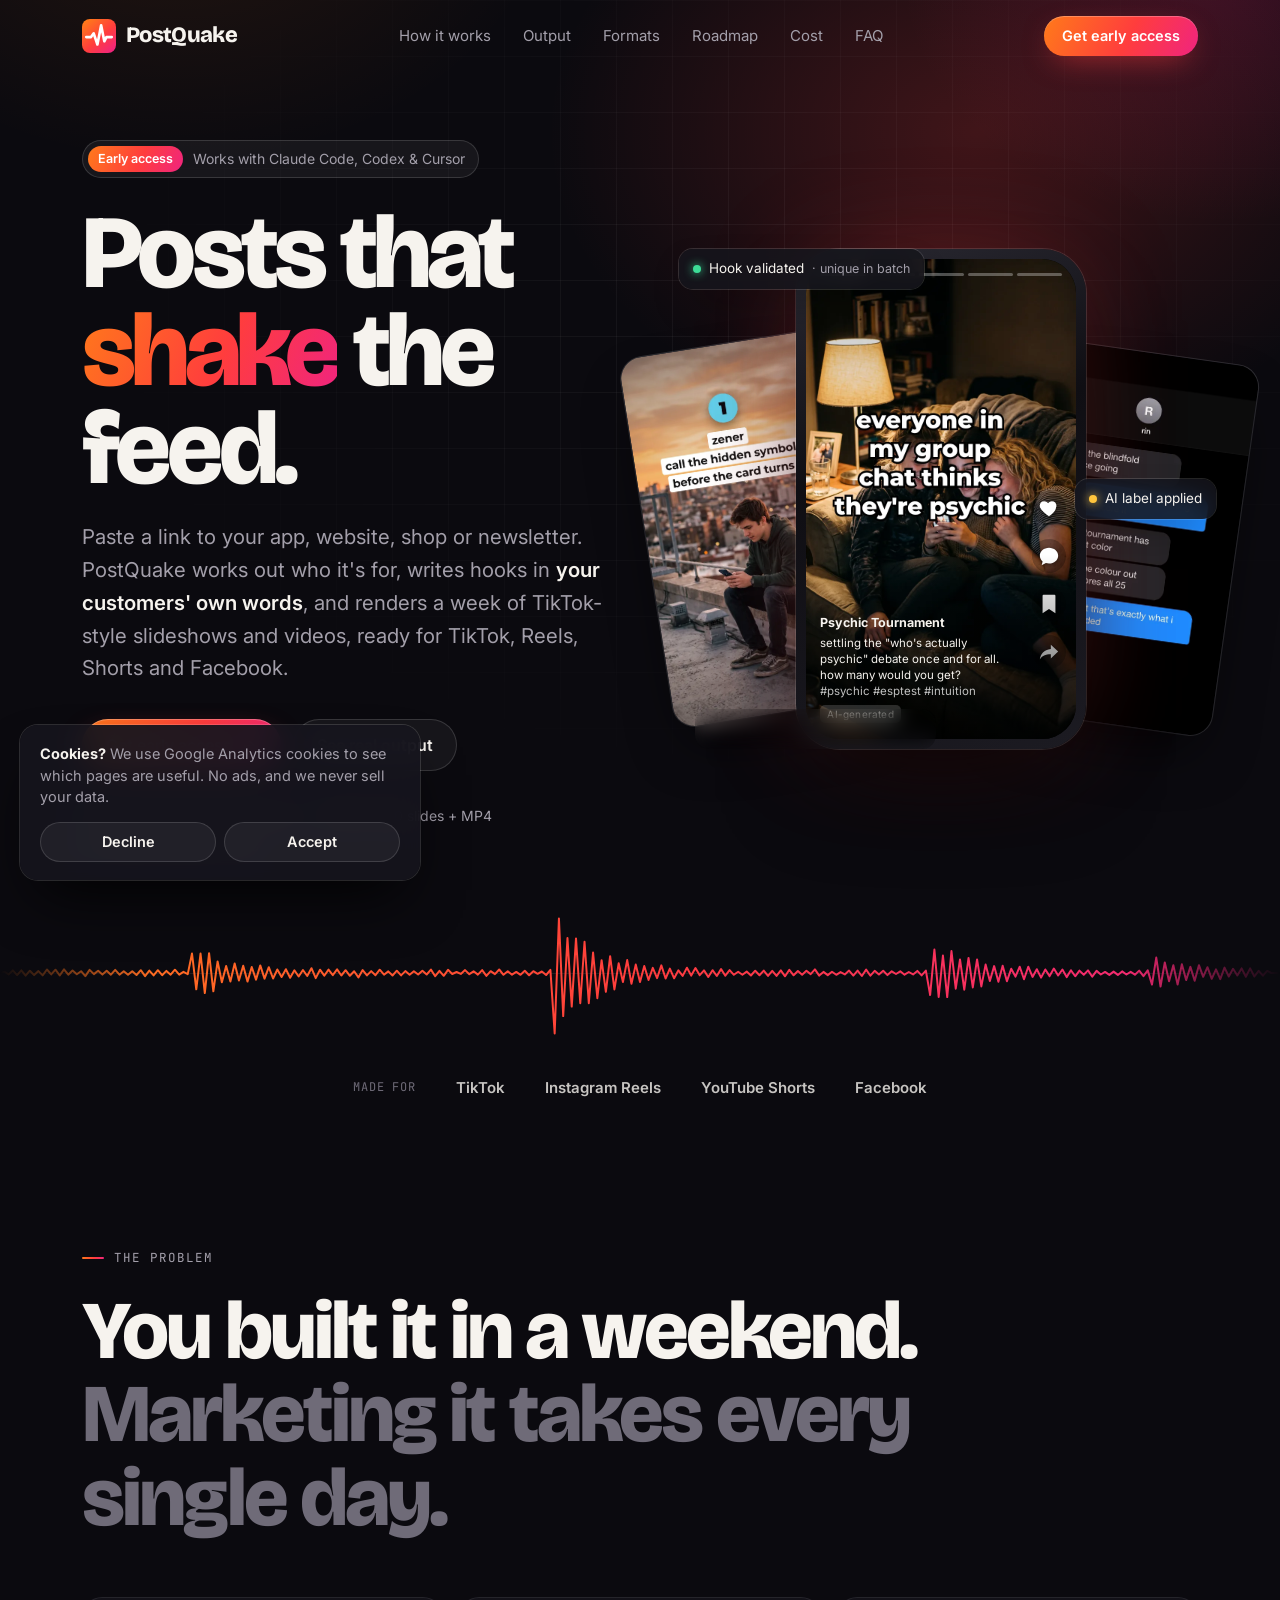
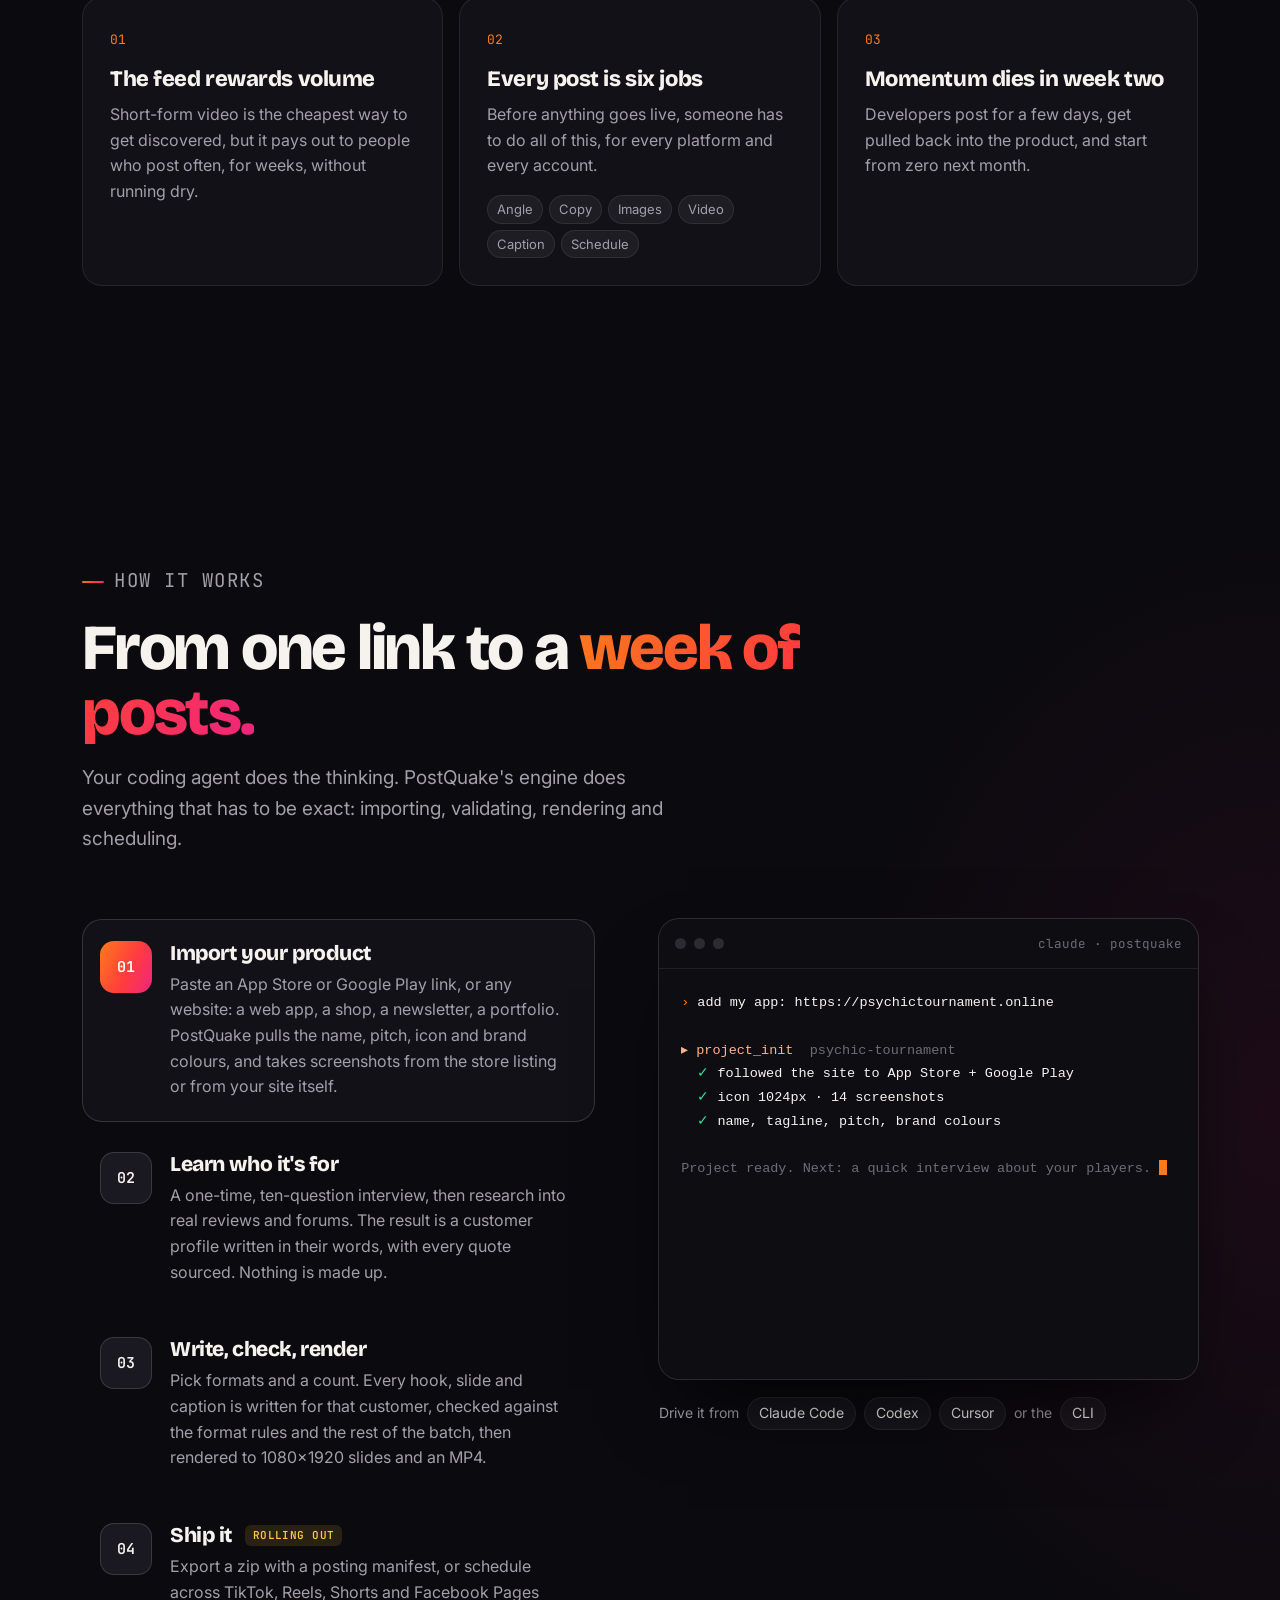
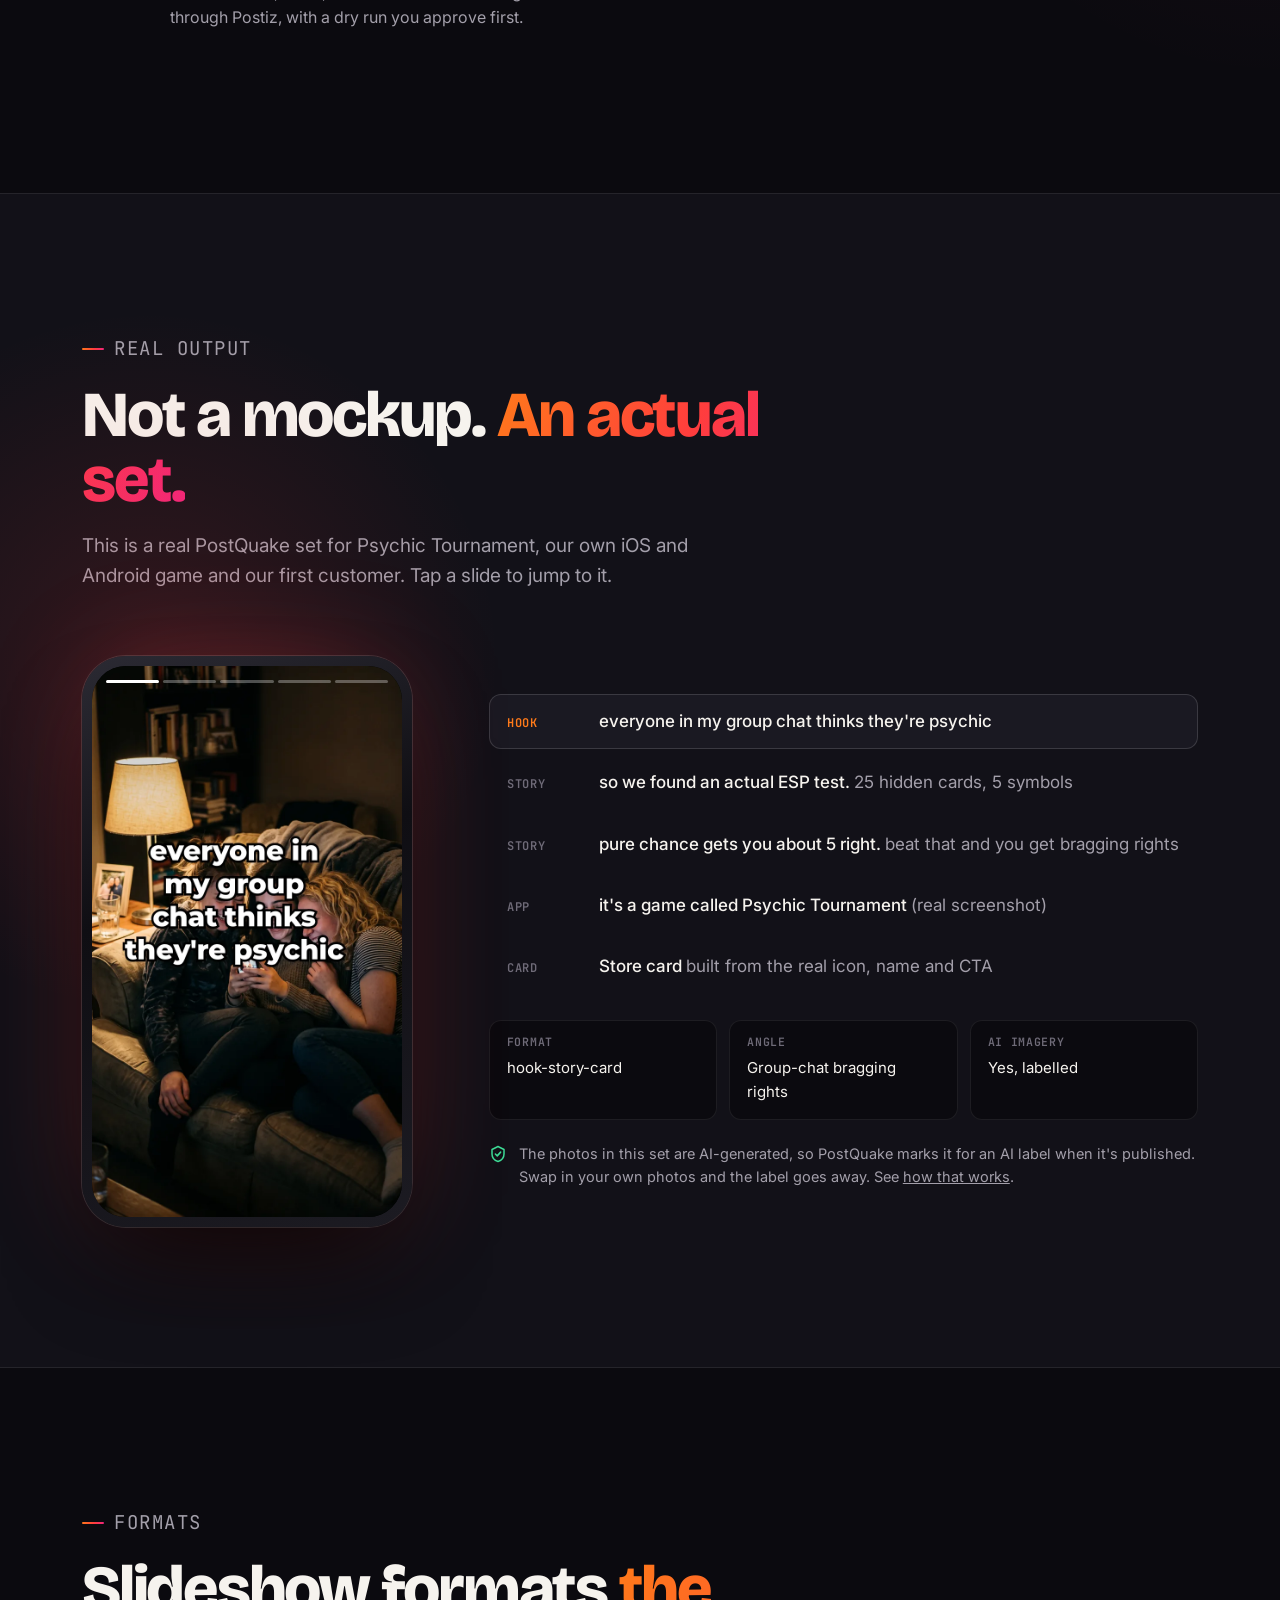
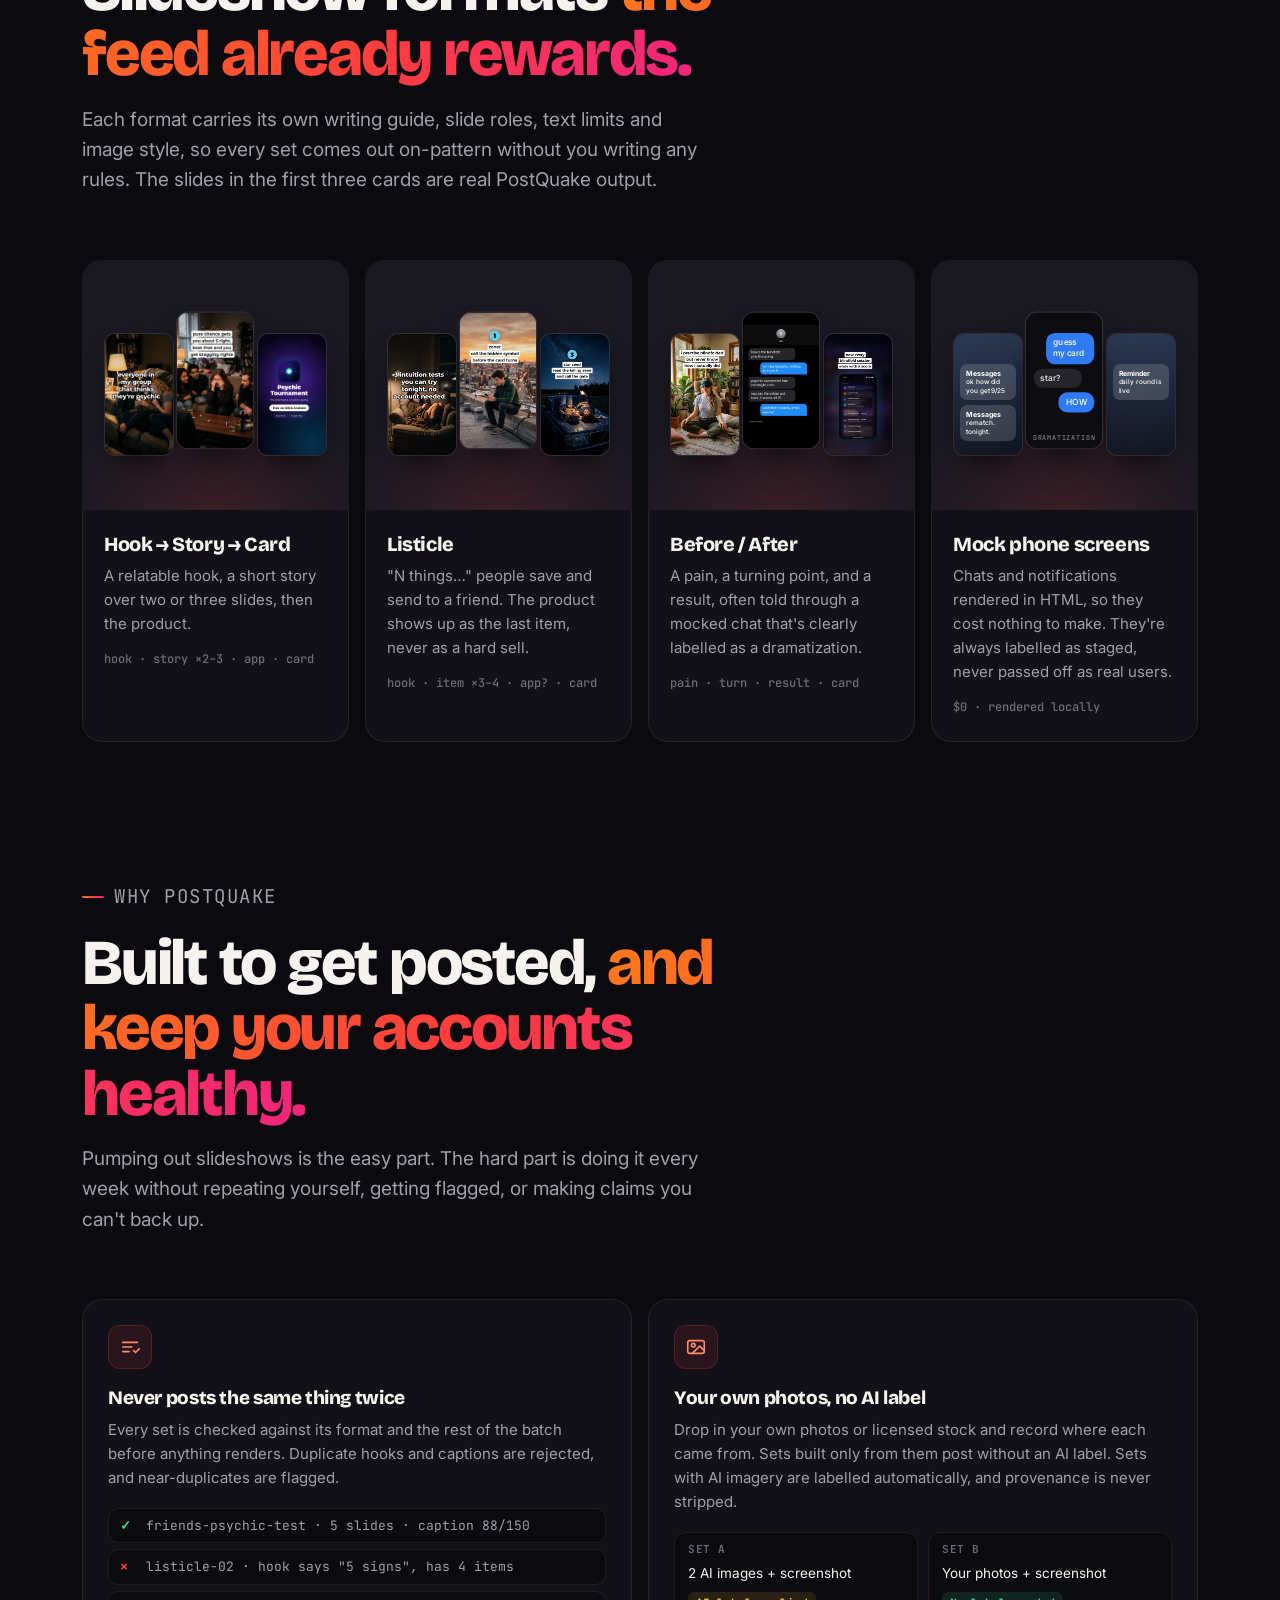
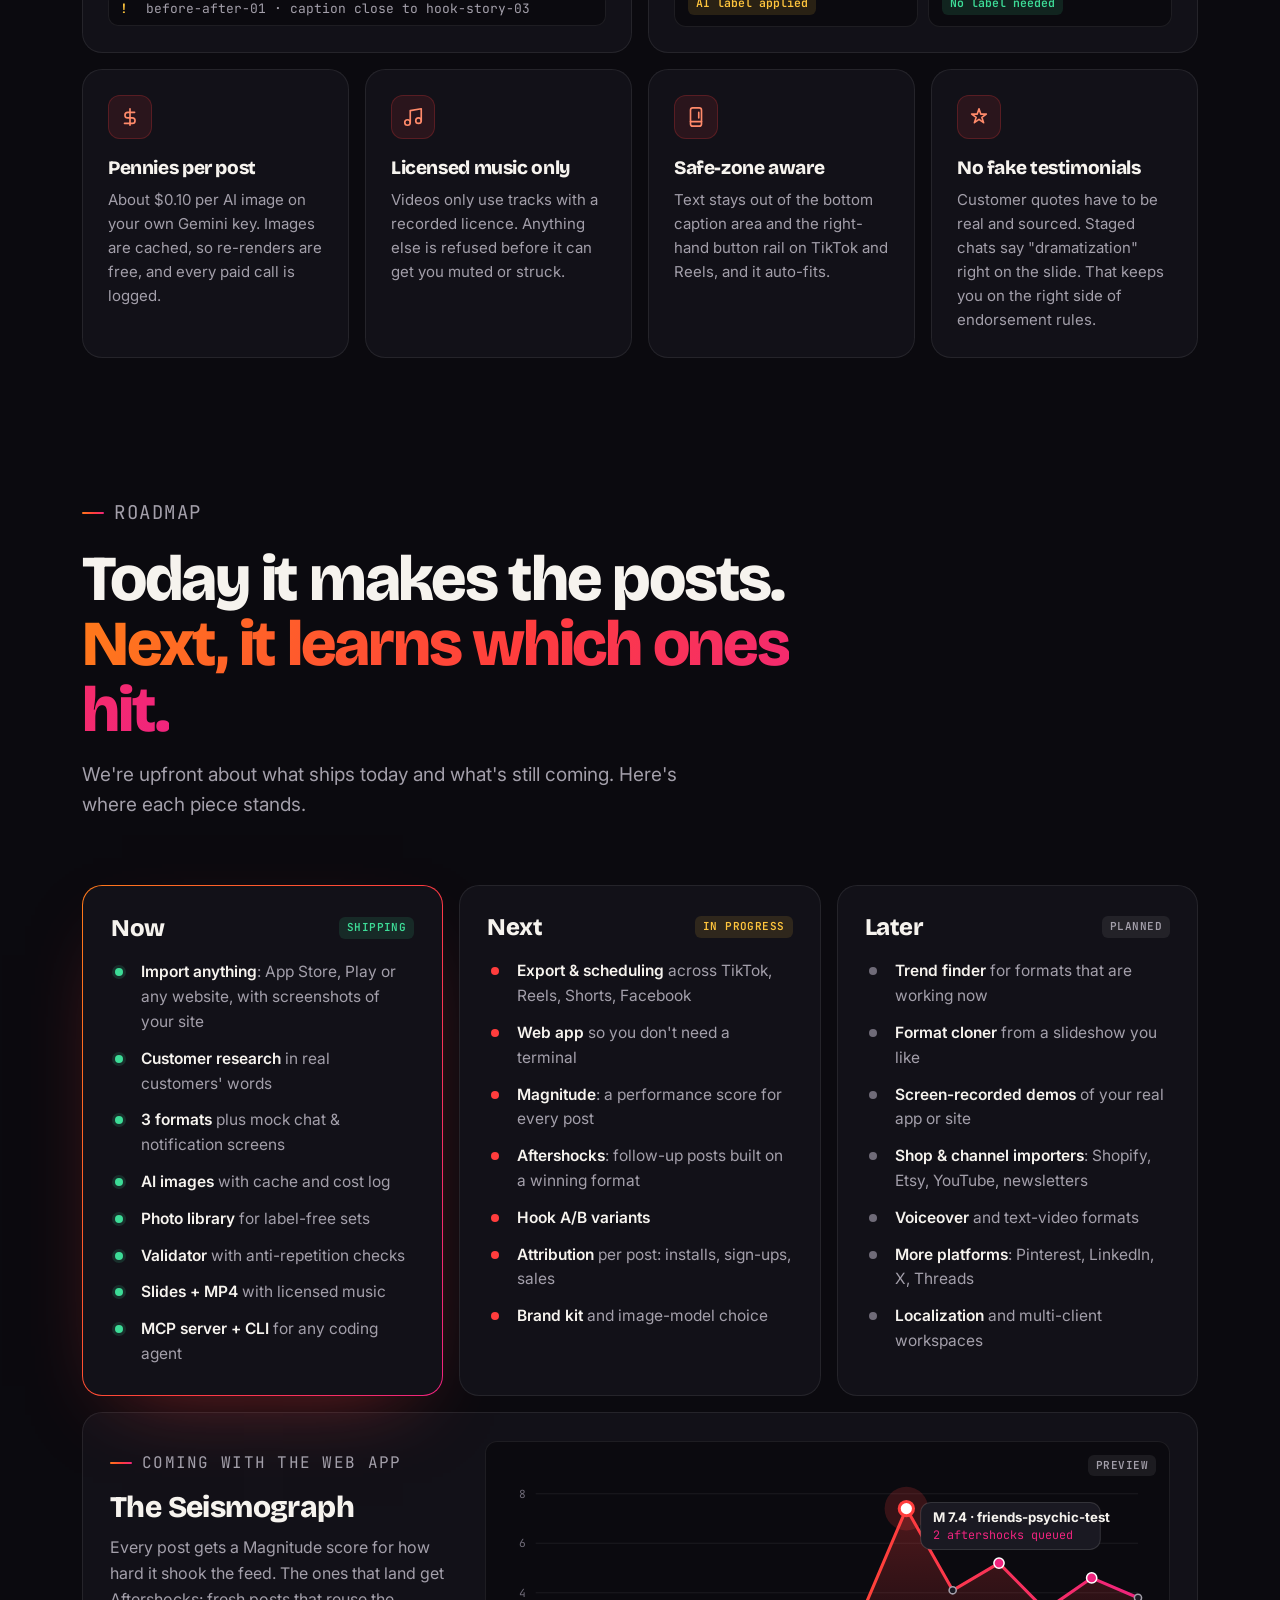
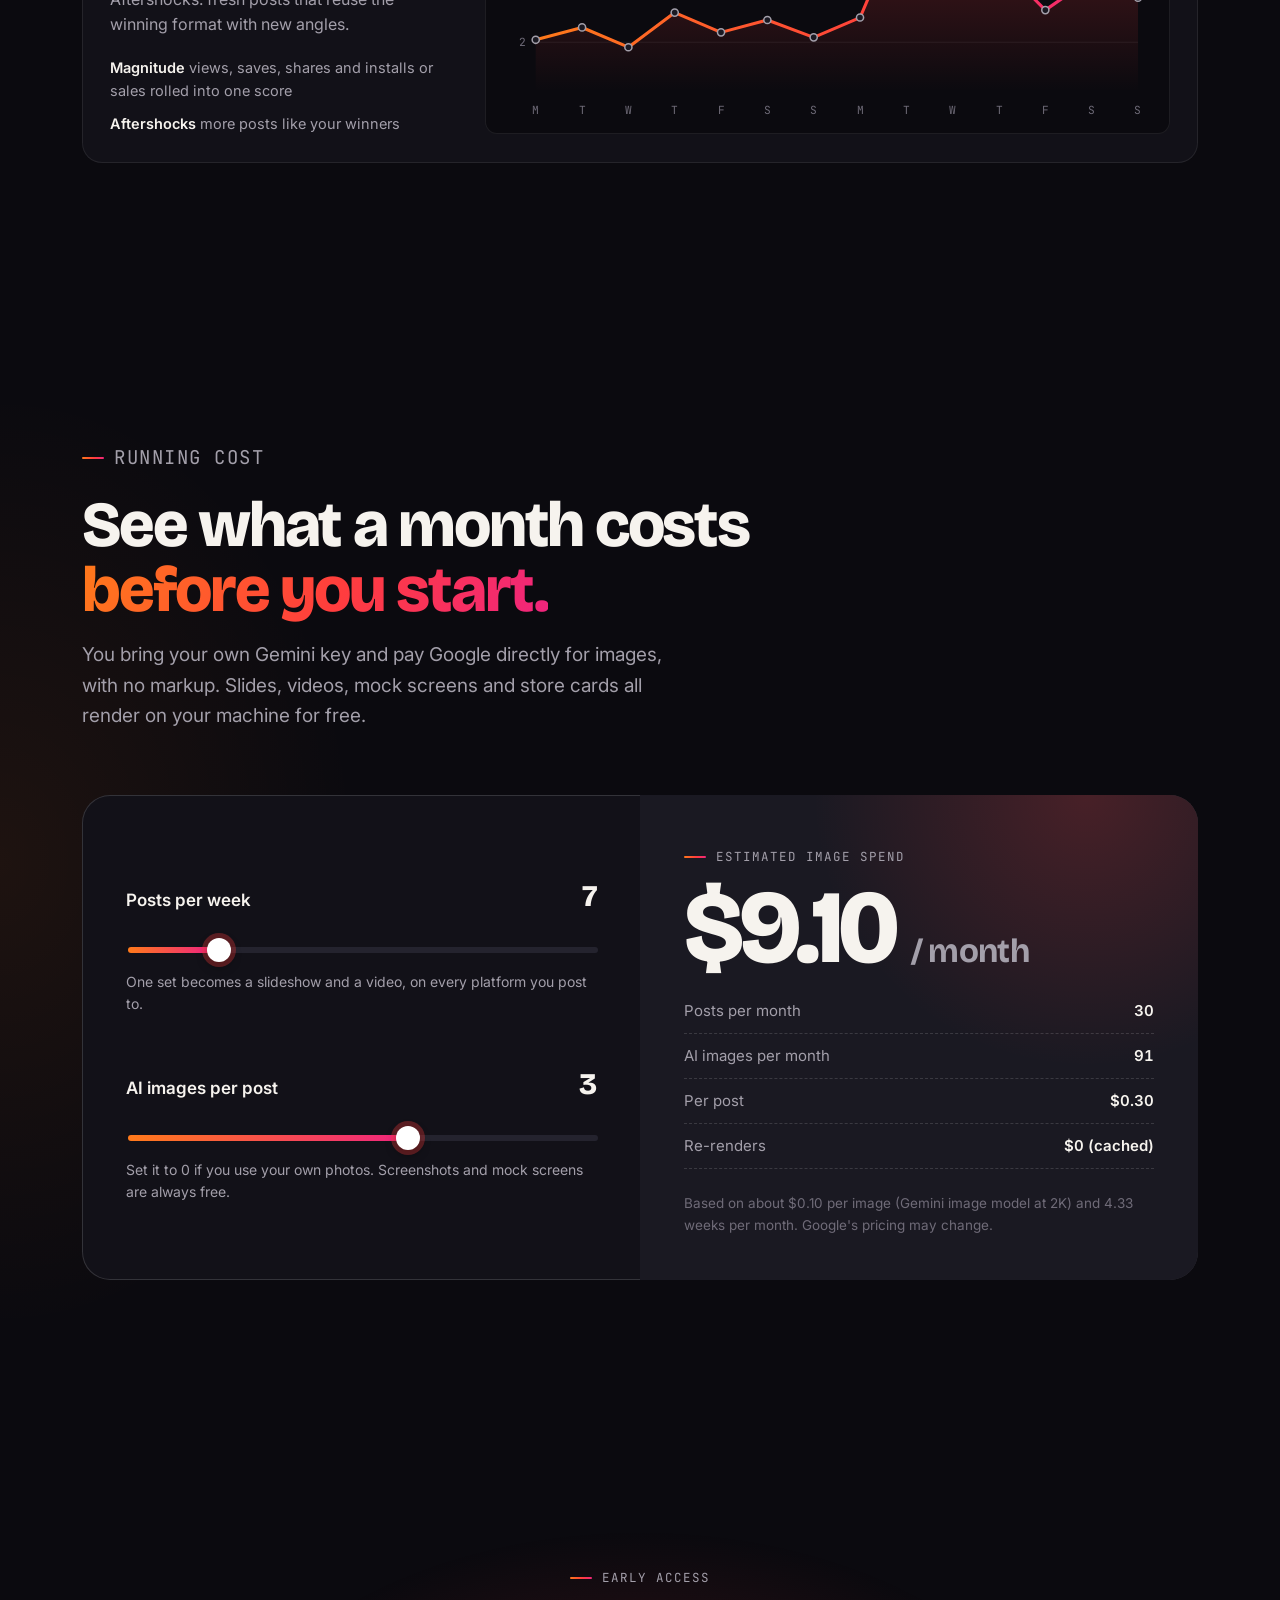
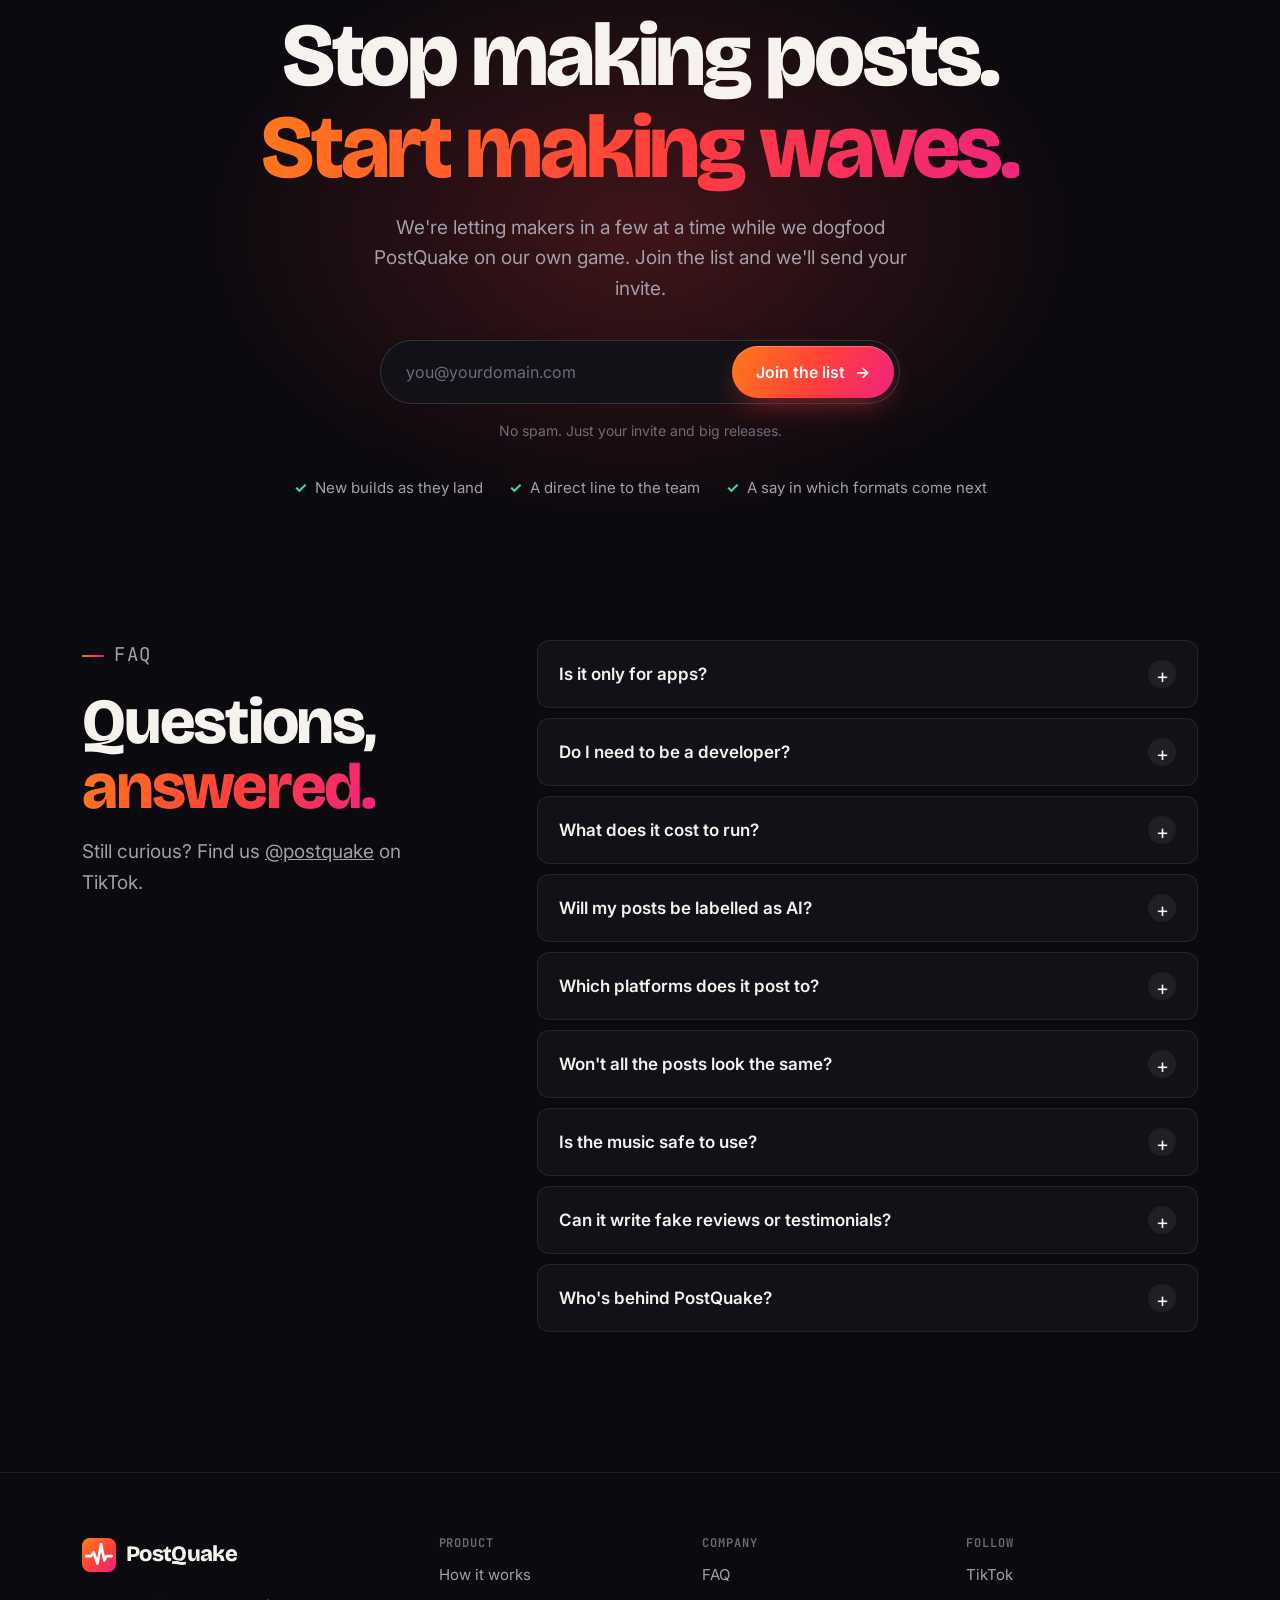
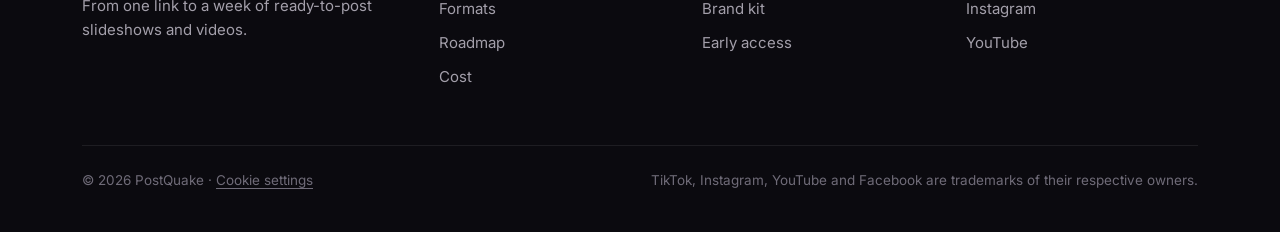
<file: index.html>
<!doctype html>
<html lang="en">
<head>
  <meta charset="utf-8" />
  <!-- Google tag (gtag.js): GA4 property "PostQuake" (p556576077), with Consent Mode v2.
       consent.js shows the banner and records the visitor's choice. -->
  <script>
    window.dataLayer = window.dataLayer || [];
    function gtag(){dataLayer.push(arguments);}
    // No ads on this site, so ad storage is always denied.
    gtag('consent', 'default', { ad_storage: 'denied', ad_user_data: 'denied', ad_personalization: 'denied', analytics_storage: 'granted' });
    // EEA, UK and Switzerland: no analytics cookies until the visitor accepts.
    gtag('consent', 'default', {
      ad_storage: 'denied', ad_user_data: 'denied', ad_personalization: 'denied', analytics_storage: 'denied',
      region: ['AT','BE','BG','HR','CY','CZ','DK','EE','FI','FR','DE','GR','HU','IE','IT','LV','LT','LU','MT','NL','PL','PT','RO','SK','SI','ES','SE','IS','LI','NO','GB','CH'],
      wait_for_update: 500
    });
    try {
      var choice = localStorage.getItem('pq-consent');
      if (choice === 'granted' || choice === 'denied') gtag('consent', 'update', { analytics_storage: choice });
    } catch (e) {}
    gtag('js', new Date());
    gtag('config', 'G-CQE6NMJCCS');
  </script>
  <script async src="https://www.googletagmanager.com/gtag/js?id=G-CQE6NMJCCS"></script>
  <meta name="viewport" content="width=device-width, initial-scale=1" />
  <title>PostQuake: Posts that shake the feed</title>
  <meta name="description" content="Paste a link to your app, website, shop or newsletter. PostQuake researches your customers, writes the hooks, and renders a week of TikTok-style slideshows and videos for TikTok, Reels, Shorts and Facebook." />
  <meta name="theme-color" content="#0b0a0f" />
  <link rel="icon" href="favicon.svg" type="image/svg+xml" />
  <link rel="apple-touch-icon" href="assets/logo/postquake-app-icon-180.png" />

  <meta property="og:type" content="website" />
  <meta property="og:site_name" content="PostQuake" />
  <meta property="og:title" content="PostQuake: Posts that shake the feed" />
  <meta property="og:description" content="From one link to a week of ready-to-post slideshows and videos, for apps, websites, shops and more." />
  <meta property="og:image" content="https://postquake.app/assets/og-image.png" />
  <meta name="twitter:card" content="summary_large_image" />

  <link rel="preconnect" href="https://fonts.googleapis.com" />
  <link rel="preconnect" href="https://fonts.gstatic.com" crossorigin />
  <link href="https://fonts.googleapis.com/css2?family=Bricolage+Grotesque:opsz,wght@12..96,600;12..96,800&family=Inter:wght@400;500;600&family=JetBrains+Mono:wght@500;600;700&display=swap" rel="stylesheet" />
  <link rel="stylesheet" href="styles.css" />
</head>
<body>

  <!-- SVG symbols reused across the page -->
  <svg width="0" height="0" style="position:absolute" aria-hidden="true">
    <defs>
      <linearGradient id="pq-grad" x1="6" y1="4" x2="58" y2="62" gradientUnits="userSpaceOnUse">
        <stop offset="0" stop-color="#FF7A1A" />
        <stop offset=".55" stop-color="#FF3D3D" />
        <stop offset="1" stop-color="#F0247F" />
      </linearGradient>
      <symbol id="pq-mark" viewBox="0 0 64 64">
        <rect width="64" height="64" rx="15" fill="url(#pq-grad)" />
        <path d="M8 34H17L22 27L29 48L36 12L42 42L46 34H56" fill="none" stroke="#fff" stroke-width="5" stroke-linecap="round" stroke-linejoin="round" />
      </symbol>
    </defs>
  </svg>

  <header class="nav" id="nav">
    <div class="wrap">
      <a class="brand" href="#top" aria-label="PostQuake home">
        <svg aria-hidden="true"><use href="#pq-mark" /></svg>
        PostQuake
      </a>
      <ul class="nav-links">
        <li><a href="#how">How it works</a></li>
        <li><a href="#output">Output</a></li>
        <li><a href="#formats">Formats</a></li>
        <li><a href="#roadmap">Roadmap</a></li>
        <li><a href="#cost">Cost</a></li>
        <li><a href="#faq">FAQ</a></li>
      </ul>
      <a class="btn btn-hot btn-sm" href="#access">Get early access</a>
    </div>
  </header>

  <main id="top">

    <!-- ================= HERO ================= -->
    <section class="hero">
      <div class="hero-grid-bg" aria-hidden="true"></div>
      <div class="wrap">
        <div>
          <a class="pill" href="#how"><b>Early access</b> Works with Claude Code, Codex &amp; Cursor</a>
          <h1>Posts that <span class="shake hot">shake</span> the feed.</h1>
          <p class="lede">
            Paste a link to your app, website, shop or newsletter. PostQuake works out who it's for, writes hooks in
            <strong>your customers' own words</strong>, and renders a week of TikTok-style
            slideshows and videos, ready for TikTok, Reels, Shorts and Facebook.
          </p>
          <div class="hero-cta">
            <a class="btn btn-hot" href="#access">Get early access <span class="arrow">→</span></a>
            <a class="btn btn-ghost" href="#output">See real output</a>
          </div>
          <ul class="hero-facts">
            <li>Apps, websites, shops &amp; more</li>
            <li>1080×1920 slides + MP4</li>
            <li>AI labels handled for you</li>
          </ul>
        </div>

        <div class="stage" aria-label="Example slideshow made by PostQuake">
          <div class="card-tilt card-left" aria-hidden="true">
            <img src="assets/showcase/li-02.webp" alt="" loading="eager" />
          </div>
          <div class="card-tilt card-right" aria-hidden="true">
            <img src="assets/showcase/ba-02.webp" alt="" loading="eager" />
          </div>

          <div class="phone" data-player="hero">
            <div class="screen">
              <div class="progress" aria-hidden="true"></div>
              <div class="slides">
                <img src="assets/showcase/pt-01.webp" alt="Slide 1: everyone in my group chat thinks they're psychic" />
                <img src="assets/showcase/pt-02.webp" alt="Slide 2: so we found an actual ESP test. 25 hidden cards, 5 symbols" />
                <img src="assets/showcase/pt-03.webp" alt="Slide 3: pure chance gets you about 5 right. beat that and you get bragging rights" />
                <img src="assets/showcase/pt-04.webp" alt="Slide 4: it's a game called Psychic Tournament, over an app screenshot" />
                <img src="assets/showcase/pt-05.webp" alt="Slide 5: Psychic Tournament store card, free on iOS and Android" />
              </div>
              <div class="rail" aria-hidden="true">
                <span><svg viewBox="0 0 24 24"><path d="M12 21s-7.5-4.6-9.6-9.2C.8 8.4 3 4.5 6.8 4.5c2.1 0 3.6 1.1 4.2 2.4.6-1.3 2.1-2.4 4.2-2.4 3.8 0 6 3.9 4.4 7.3C19.5 16.4 12 21 12 21z"/></svg></span>
                <span><svg viewBox="0 0 24 24"><path d="M12 3C6.5 3 2 6.9 2 11.7c0 2.4 1.1 4.6 3 6.2L4 22l4.6-2.3c1.1.3 2.2.5 3.4.5 5.5 0 10-3.9 10-8.6S17.5 3 12 3z"/></svg></span>
                <span><svg viewBox="0 0 24 24"><path d="M6 2h12a1 1 0 0 1 1 1v19l-7-4.5L5 22V3a1 1 0 0 1 1-1z"/></svg></span>
                <span><svg viewBox="0 0 24 24"><path d="M14 4l8 7.5-8 7.5v-4.6C8 14.4 4.4 16.2 2 20c.8-6 4.3-10.4 12-11.4V4z"/></svg></span>
              </div>
              <div class="feed-ui" aria-hidden="true">
                <b>Psychic Tournament</b>
                settling the "who's actually psychic" debate once and for all. how many would you get?
                <div class="tags">#psychic #esptest #intuition</div>
                <span class="ai">AI-generated</span>
              </div>
            </div>
          </div>

          <div class="chip chip-1"><span class="dot"></span> Hook validated <small>· unique in batch</small></div>
          <div class="chip chip-2"><span class="dot warn"></span> AI label applied</div>
          <div class="chip chip-3"><span class="dot hot"></span> 5 slides · MP4 · licensed music</div>
        </div>
      </div>

      <div class="seismo" aria-hidden="true">
        <div class="base"></div>
        <svg id="seismo" viewBox="0 0 2400 150" preserveAspectRatio="none"></svg>
      </div>
    </section>

    <!-- ================= PLATFORMS ================= -->
    <div class="platforms">
      <div class="wrap">
        <span class="label">Made for</span>
        <span class="p">TikTok</span>
        <span class="p">Instagram Reels</span>
        <span class="p">YouTube Shorts</span>
        <span class="p">Facebook</span>
      </div>
    </div>

    <!-- ================= PROBLEM ================= -->
    <section class="problem">
      <div class="wrap">
        <p class="eyebrow reveal">The problem</p>
        <h2 class="reveal" style="margin-top:22px">You built it in a weekend. <span>Marketing it takes every single day.</span></h2>

        <div class="pain-grid">
          <article class="pain reveal">
            <span class="n">01</span>
            <h3>The feed rewards volume</h3>
            <p>Short-form video is the cheapest way to get discovered, but it pays out to people who post often, for weeks, without running dry.</p>
          </article>
          <article class="pain reveal">
            <span class="n">02</span>
            <h3>Every post is six jobs</h3>
            <p>Before anything goes live, someone has to do all of this, for every platform and every account.</p>
            <div class="jobs"><span>Angle</span><span>Copy</span><span>Images</span><span>Video</span><span>Caption</span><span>Schedule</span></div>
          </article>
          <article class="pain reveal">
            <span class="n">03</span>
            <h3>Momentum dies in week two</h3>
            <p>Developers post for a few days, get pulled back into the product, and start from zero next month.</p>
          </article>
        </div>
      </div>
    </section>

    <!-- ================= HOW ================= -->
    <section class="how" id="how">
      <div class="wrap">
        <div class="section-head reveal">
          <p class="eyebrow">How it works</p>
          <h2>From one link to a <span class="hot">week of posts.</span></h2>
          <p>Your coding agent does the thinking. PostQuake's engine does everything that has to be exact: importing, validating, rendering and scheduling.</p>
        </div>

        <div class="how-grid">
          <ol class="steps" id="steps">
            <li class="step active" data-step="0">
              <span class="num">01</span>
              <div>
                <h3>Import your product</h3>
                <p>Paste an App Store or Google Play link, or any website: a web app, a shop, a newsletter, a portfolio. PostQuake pulls the name, pitch, icon and brand colours, and takes screenshots from the store listing or from your site itself.</p>
              </div>
            </li>
            <li class="step" data-step="1">
              <span class="num">02</span>
              <div>
                <h3>Learn who it's for</h3>
                <p>A one-time, ten-question interview, then research into real reviews and forums. The result is a customer profile written in their words, with every quote sourced. Nothing is made up.</p>
              </div>
            </li>
            <li class="step" data-step="2">
              <span class="num">03</span>
              <div>
                <h3>Write, check, render</h3>
                <p>Pick formats and a count. Every hook, slide and caption is written for that customer, checked against the format rules and the rest of the batch, then rendered to 1080×1920 slides and an MP4.</p>
              </div>
            </li>
            <li class="step" data-step="3">
              <span class="num">04</span>
              <div>
                <h3>Ship it <span class="tag">Rolling out</span></h3>
                <p>Export a zip with a posting manifest, or schedule across TikTok, Reels, Shorts and Facebook Pages through Postiz, with a dry run you approve first.</p>
              </div>
            </li>
          </ol>

          <div>
            <div class="terminal" aria-label="Example agent session">
              <div class="bar"><i></i><i></i><i></i><span>claude · postquake</span></div>
              <pre id="term"></pre>
            </div>
            <div class="agents">Drive it from <span>Claude Code</span><span>Codex</span><span>Cursor</span> or the <span>CLI</span></div>
          </div>
        </div>
      </div>
    </section>

    <!-- ================= OUTPUT ================= -->
    <section class="output" id="output">
      <div class="wrap">
        <div class="section-head reveal">
          <p class="eyebrow">Real output</p>
          <h2>Not a mockup. <span class="hot">An actual set.</span></h2>
          <p>This is a real PostQuake set for Psychic Tournament, our own iOS and Android game and our first customer. Tap a slide to jump to it.</p>
        </div>

        <div class="output-grid">
          <div class="phone reveal" data-player="output">
            <div class="screen">
              <div class="progress" aria-hidden="true"></div>
              <div class="slides">
                <img src="assets/showcase/pt-01.webp" alt="Hook slide: everyone in my group chat thinks they're psychic" loading="lazy" />
                <img src="assets/showcase/pt-02.webp" alt="Story slide: so we found an actual ESP test. 25 hidden cards, 5 symbols" loading="lazy" />
                <img src="assets/showcase/pt-03.webp" alt="Story slide: pure chance gets you about 5 right. beat that and you get bragging rights" loading="lazy" />
                <img src="assets/showcase/pt-04.webp" alt="App slide: it's a game called Psychic Tournament" loading="lazy" />
                <img src="assets/showcase/pt-05.webp" alt="Store card: Psychic Tournament, free on iOS and Android" loading="lazy" />
              </div>
            </div>
          </div>

          <div class="reveal">
            <ul class="breakdown" id="breakdown">
              <li><button type="button" data-go="0"><span class="role">Hook</span><span class="txt">everyone in my group chat thinks they're psychic</span></button></li>
              <li><button type="button" data-go="1"><span class="role">Story</span><span class="txt">so we found an actual ESP test. <em>25 hidden cards, 5 symbols</em></span></button></li>
              <li><button type="button" data-go="2"><span class="role">Story</span><span class="txt">pure chance gets you about 5 right. <em>beat that and you get bragging rights</em></span></button></li>
              <li><button type="button" data-go="3"><span class="role">App</span><span class="txt">it's a game called Psychic Tournament <em>(real screenshot)</em></span></button></li>
              <li><button type="button" data-go="4"><span class="role">Card</span><span class="txt">Store card <em>built from the real icon, name and CTA</em></span></button></li>
            </ul>

            <dl class="meta-row">
              <div class="meta"><dt>Format</dt><dd>hook-story-card</dd></div>
              <div class="meta"><dt>Angle</dt><dd>Group-chat bragging rights</dd></div>
              <div class="meta"><dt>AI imagery</dt><dd>Yes, labelled</dd></div>
            </dl>

            <p class="honest">
              <svg viewBox="0 0 24 24" fill="none" stroke-width="2" stroke-linecap="round" stroke-linejoin="round"><path d="M12 2l8 4v6c0 5-3.5 8.5-8 10-4.5-1.5-8-5-8-10V6l8-4z"/><path d="M8.5 12l2.5 2.5 4.5-5"/></svg>
              <span>The photos in this set are AI-generated, so PostQuake marks it for an AI label when it's published. Swap in your own photos and the label goes away. See <a href="#why">how that works</a>.</span>
            </p>
          </div>
        </div>
      </div>
    </section>

    <!-- ================= FORMATS ================= -->
    <section id="formats">
      <div class="wrap">
        <div class="section-head reveal">
          <p class="eyebrow">Formats</p>
          <h2>Slideshow formats <span class="hot">the feed already rewards.</span></h2>
          <p>Each format carries its own writing guide, slide roles, text limits and image style, so every set comes out on-pattern without you writing any rules. The slides in the first three cards are real PostQuake output.</p>
        </div>

        <div class="formats-grid">
          <article class="format reveal">
            <div class="preview" aria-hidden="true">
              <div class="mini photo" style="background-image:url(assets/showcase/pt-01.webp)"></div>
              <div class="mini photo" style="background-image:url(assets/showcase/pt-03.webp)"></div>
              <div class="mini photo" style="background-image:url(assets/showcase/pt-05.webp)"></div>
            </div>
            <div class="body">
              <h3>Hook → Story → Card</h3>
              <p>A relatable hook, a short story over two or three slides, then the product.</p>
              <div class="seq">hook · story ×2–3 · app · card</div>
            </div>
          </article>

          <article class="format reveal">
            <div class="preview" aria-hidden="true">
              <div class="mini photo" style="background-image:url(assets/showcase/li-01.webp)"></div>
              <div class="mini photo" style="background-image:url(assets/showcase/li-02.webp)"></div>
              <div class="mini photo" style="background-image:url(assets/showcase/li-04.webp)"></div>
            </div>
            <div class="body">
              <h3>Listicle</h3>
              <p>"N things…" people save and send to a friend. The product shows up as the last item, never as a hard sell.</p>
              <div class="seq">hook · item ×3–4 · app? · card</div>
            </div>
          </article>

          <article class="format reveal">
            <div class="preview" aria-hidden="true">
              <div class="mini photo" style="background-image:url(assets/showcase/ba-01.webp)"></div>
              <div class="mini photo" style="background-image:url(assets/showcase/ba-02.webp)"></div>
              <div class="mini photo" style="background-image:url(assets/showcase/ba-03.webp)"></div>
            </div>
            <div class="body">
              <h3>Before / After</h3>
              <p>A pain, a turning point, and a result, often told through a mocked chat that's clearly labelled as a dramatization.</p>
              <div class="seq">pain · turn · result · card</div>
            </div>
          </article>

          <article class="format reveal">
            <div class="preview" aria-hidden="true">
              <div class="mini notif">
                <div class="n"><b>Messages</b>ok how did you get 9/25</div>
                <div class="n"><b>Messages</b>rematch. tonight.</div>
              </div>
              <div class="mini chat">
                <span class="b me">guess my card</span>
                <span class="b">star?</span>
                <span class="b me">HOW</span>
                <span class="drama">dramatization</span>
              </div>
              <div class="mini notif">
                <div class="n"><b>Reminder</b>daily round is live</div>
              </div>
            </div>
            <div class="body">
              <h3>Mock phone screens</h3>
              <p>Chats and notifications rendered in HTML, so they cost nothing to make. They're always labelled as staged, never passed off as real users.</p>
              <div class="seq">$0 · rendered locally</div>
            </div>
          </article>
        </div>
      </div>
    </section>

    <!-- ================= WHY ================= -->
    <section id="why" style="padding-top:0">
      <div class="wrap">
        <div class="section-head reveal">
          <p class="eyebrow">Why PostQuake</p>
          <h2>Built to get posted, <span class="hot">and keep your accounts healthy.</span></h2>
          <p>Pumping out slideshows is the easy part. The hard part is doing it every week without repeating yourself, getting flagged, or making claims you can't back up.</p>
        </div>

        <div class="feat-grid">
          <article class="feat wide reveal">
            <div class="ico"><svg viewBox="0 0 24 24"><path d="M4 7h16M4 12h10M4 17h7"/><path d="M16 16l2 2 4-4"/></svg></div>
            <h3>Never posts the same thing twice</h3>
            <p>Every set is checked against its format and the rest of the batch before anything renders. Duplicate hooks and captions are rejected, and near-duplicates are flagged.</p>
            <div class="validator" aria-hidden="true">
              <div><span class="k ok">✓</span><span>friends-psychic-test · 5 slides · caption 88/150</span></div>
              <div><span class="k no">✕</span><span>listicle-02 · hook says "5 signs", has 4 items</span></div>
              <div><span class="k w">!</span><span>before-after-01 · caption close to hook-story-03</span></div>
            </div>
          </article>

          <article class="feat wide reveal">
            <div class="ico"><svg viewBox="0 0 24 24"><rect x="3" y="5" width="18" height="14" rx="2"/><circle cx="9" cy="10" r="2"/><path d="M21 16l-5-5-8 8"/></svg></div>
            <h3>Your own photos, no AI label</h3>
            <p>Drop in your own photos or licensed stock and record where each came from. Sets built only from them post without an AI label. Sets with AI imagery are labelled automatically, and provenance is never stripped.</p>
            <div class="label-demo" aria-hidden="true">
              <div><b>Set A</b>2 AI images + screenshot<br><span class="res ai">AI label applied</span></div>
              <div><b>Set B</b>Your photos + screenshot<br><span class="res clean">No label needed</span></div>
            </div>
          </article>

          <article class="feat reveal">
            <div class="ico"><svg viewBox="0 0 24 24"><path d="M12 3v18M17 7H9.5a3 3 0 0 0 0 6h5a3 3 0 0 1 0 6H6"/></svg></div>
            <h3>Pennies per post</h3>
            <p>About $0.10 per AI image on your own Gemini key. Images are cached, so re-renders are free, and every paid call is logged.</p>
          </article>

          <article class="feat reveal">
            <div class="ico"><svg viewBox="0 0 24 24"><path d="M9 18V5l12-2v13"/><circle cx="6" cy="18" r="3"/><circle cx="18" cy="16" r="3"/></svg></div>
            <h3>Licensed music only</h3>
            <p>Videos only use tracks with a recorded licence. Anything else is refused before it can get you muted or struck.</p>
          </article>

          <article class="feat reveal">
            <div class="ico"><svg viewBox="0 0 24 24"><rect x="6" y="2" width="12" height="20" rx="2.5"/><path d="M6 17h12M15 7v6"/></svg></div>
            <h3>Safe-zone aware</h3>
            <p>Text stays out of the bottom caption area and the right-hand button rail on TikTok and Reels, and it auto-fits.</p>
          </article>

          <article class="feat reveal">
            <div class="ico"><svg viewBox="0 0 24 24"><path d="M12 3l1.9 5.8H20l-4.9 3.6 1.9 5.8L12 14.6l-5 3.6 1.9-5.8L4 8.8h6.1z"/></svg></div>
            <h3>No fake testimonials</h3>
            <p>Customer quotes have to be real and sourced. Staged chats say "dramatization" right on the slide. That keeps you on the right side of endorsement rules.</p>
          </article>
        </div>
      </div>
    </section>

    <!-- ================= ROADMAP ================= -->
    <section id="roadmap" style="padding-top:0">
      <div class="wrap">
        <div class="section-head reveal">
          <p class="eyebrow">Roadmap</p>
          <h2>Today it makes the posts. <span class="hot">Next, it learns which ones hit.</span></h2>
          <p>We're upfront about what ships today and what's still coming. Here's where each piece stands.</p>
        </div>

        <div class="road-grid">
          <div class="col now reveal">
            <header><h3>Now</h3><span class="tag ok">Shipping</span></header>
            <ul>
              <li><span><b>Import anything</b>: App Store, Play or any website, with screenshots of your site</span></li>
              <li><span><b>Customer research</b> in real customers' words</span></li>
              <li><span><b>3 formats</b> plus mock chat &amp; notification screens</span></li>
              <li><span><b>AI images</b> with cache and cost log</span></li>
              <li><span><b>Photo library</b> for label-free sets</span></li>
              <li><span><b>Validator</b> with anti-repetition checks</span></li>
              <li><span><b>Slides + MP4</b> with licensed music</span></li>
              <li><span><b>MCP server + CLI</b> for any coding agent</span></li>
            </ul>
          </div>
          <div class="col next reveal">
            <header><h3>Next</h3><span class="tag">In progress</span></header>
            <ul>
              <li><span><b>Export &amp; scheduling</b> across TikTok, Reels, Shorts, Facebook</span></li>
              <li><span><b>Web app</b> so you don't need a terminal</span></li>
              <li><span><b>Magnitude</b>: a performance score for every post</span></li>
              <li><span><b>Aftershocks</b>: follow-up posts built on a winning format</span></li>
              <li><span><b>Hook A/B variants</b></span></li>
              <li><span><b>Attribution</b> per post: installs, sign-ups, sales</span></li>
              <li><span><b>Brand kit</b> and image-model choice</span></li>
            </ul>
          </div>
          <div class="col reveal">
            <header><h3>Later</h3><span class="tag soon">Planned</span></header>
            <ul>
              <li><span><b>Trend finder</b> for formats that are working now</span></li>
              <li><span><b>Format cloner</b> from a slideshow you like</span></li>
              <li><span><b>Screen-recorded demos</b> of your real app or site</span></li><li><span><b>Shop &amp; channel importers</b>: Shopify, Etsy, YouTube, newsletters</span></li>
              <li><span><b>Voiceover</b> and text-video formats</span></li>
              <li><span><b>More platforms</b>: Pinterest, LinkedIn, X, Threads</span></li>
              <li><span><b>Localization</b> and multi-client workspaces</span></li>
            </ul>
          </div>
        </div>

        <div class="seis-card reveal">
          <div>
            <p class="eyebrow">Coming with the web app</p>
            <h3 style="font-size:30px;margin-top:14px">The Seismograph</h3>
            <p>Every post gets a Magnitude score for how hard it shook the feed. The ones that land get Aftershocks: fresh posts that reuse the winning format with new angles.</p>
            <dl>
              <div><dt>Magnitude</dt> <dd>views, saves, shares and installs or sales rolled into one score</dd></div>
              <div><dt>Aftershocks</dt> <dd>more posts like your winners</dd></div>
            </dl>
          </div>
          <div class="seis-chart">
            <span class="tag soon preview-tag">Preview</span>
            <svg id="seis-chart" viewBox="0 0 640 260" role="img" aria-label="Preview of the Seismograph view: a line of post performance over two weeks with one large spike"></svg>
          </div>
        </div>
      </div>
    </section>

    <!-- ================= COST ================= -->
    <section class="cost" id="cost">
      <div class="wrap">
        <div class="section-head reveal">
          <p class="eyebrow">Running cost</p>
          <h2>See what a month costs <span class="hot">before you start.</span></h2>
          <p>You bring your own Gemini key and pay Google directly for images, with no markup. Slides, videos, mock screens and store cards all render on your machine for free.</p>
        </div>

        <div class="cost-card reveal">
          <div class="cost-inputs">
            <div class="range">
              <label for="ppw">Posts per week <output id="ppw-out">7</output></label>
              <input type="range" id="ppw" min="1" max="35" value="7" />
              <small>One set becomes a slideshow and a video, on every platform you post to.</small>
            </div>
            <div class="range">
              <label for="ipp">AI images per post <output id="ipp-out">3</output></label>
              <input type="range" id="ipp" min="0" max="5" value="3" />
              <small>Set it to 0 if you use your own photos. Screenshots and mock screens are always free.</small>
            </div>
          </div>
          <div class="cost-out" aria-live="polite">
            <div>
              <p class="eyebrow">Estimated image spend</p>
              <div class="big" style="margin-top:14px"><span id="cost-month">$9.10</span> <small>/ month</small></div>
            </div>
            <dl class="cost-lines">
              <div><dt>Posts per month</dt><dd id="c-posts">30</dd></div>
              <div><dt>AI images per month</dt><dd id="c-imgs">91</dd></div>
              <div><dt>Per post</dt><dd id="c-per">$0.30</dd></div>
              <div><dt>Re-renders</dt><dd>$0 (cached)</dd></div>
            </dl>
            <p class="fine">Based on about $0.10 per image (Gemini image model at 2K) and 4.33 weeks per month. Google's pricing may change.</p>
          </div>
        </div>
      </div>
    </section>

    <!-- ================= ACCESS ================= -->
    <section class="access" id="access">
      <div class="glow" aria-hidden="true"></div>
      <div class="wrap" style="position:relative">
        <p class="eyebrow">Early access</p>
        <h2>Stop making posts. <span class="hot">Start making waves.</span></h2>
        <p class="sub">We're letting makers in a few at a time while we dogfood PostQuake on our own game. Join the list and we'll send your invite.</p>

        <form class="signup" id="signup" novalidate>
          <label class="sr-only" for="email">Email address</label>
          <input id="email" name="email" type="email" placeholder="you@yourdomain.com" autocomplete="email" required />
          <button class="btn btn-hot" type="submit">Join the list <span class="arrow">→</span></button>
        </form>
        <p class="signup-note" id="signup-note" role="status">No spam. Just your invite and big releases.</p>

        <ul class="perks">
          <li>New builds as they land</li>
          <li>A direct line to the team</li>
          <li>A say in which formats come next</li>
        </ul>
      </div>
    </section>

    <!-- ================= FAQ ================= -->
    <section id="faq" style="padding-top:0">
      <div class="wrap faq-grid">
        <div class="section-head reveal" style="margin:0">
          <p class="eyebrow">FAQ</p>
          <h2>Questions, <span class="hot">answered.</span></h2>
          <p>Still curious? Find us <a href="https://www.tiktok.com/@postquake" rel="noopener">@postquake</a> on TikTok.</p>
        </div>

        <div class="faq-list reveal">
          <details>
            <summary>Is it only for apps?</summary>
            <p>No. Apps were our first customer, not the limit. Paste any website: a web app, an online shop, a newsletter, a portfolio, a course or a local business. When there's no store listing, PostQuake screenshots your site on a phone for the product slides and closes each set with your domain.</p>
          </details>
          <details>
            <summary>Do I need to be a developer?</summary>
            <p>Today PostQuake runs through a coding agent like Claude Code, Codex or Cursor. You talk to the agent in plain English and it drives PostQuake for you, but you'll need to be comfortable opening one. A web app that anyone can use is next on the roadmap.</p>
          </details>
          <details>
            <summary>What does it cost to run?</summary>
            <p>AI images cost about $0.10 each on your own Gemini key, paid straight to Google. Everything else (slides, videos, mock screens, store cards) renders locally for free, and cached images cost nothing to re-render. Use the <a href="#cost">calculator</a> for your numbers.</p>
          </details>
          <details>
            <summary>Will my posts be labelled as AI?</summary>
            <p>Only the sets that contain AI-generated imagery, and those are labelled automatically wherever the platform asks. Sets built from your own photos or licensed stock, screenshots and rendered screens carry no label. PostQuake never strips or hides AI provenance.</p>
          </details>
          <details>
            <summary>Which platforms does it post to?</summary>
            <p>TikTok (photo slideshow or video), Instagram Reels, Facebook Page video and YouTube Shorts. Scheduling goes through Postiz, and you can always export a zip with a posting manifest and post by hand.</p>
          </details>
          <details>
            <summary>Won't all the posts look the same?</summary>
            <p>Every set gets its own angle. Across a batch, PostQuake varies the hook style, first word, screenshot, setting and caption, and the validator rejects duplicate hooks or captions before anything renders.</p>
          </details>
          <details>
            <summary>Is the music safe to use?</summary>
            <p>PostQuake only uses tracks with a recorded licence and refuses anything else. Note that TikTok business accounts are limited to TikTok's Commercial Music Library.</p>
          </details>
          <details>
            <summary>Can it write fake reviews or testimonials?</summary>
            <p>No. Customer quotes have to be real and sourced. Mocked chats and notifications are dramatizations, labelled on the slide, and they're never presented as real users or results.</p>
          </details>
          <details>
            <summary>Who's behind PostQuake?</summary>
            <p>An indie team that built PostQuake to market our own game, Psychic Tournament, and kept going. Every feature gets tested on our own accounts before it reaches yours.</p>
          </details>
        </div>
      </div>
    </section>
  </main>

  <footer>
    <div class="wrap">
      <div class="foot">
        <div>
          <a class="brand" href="#top" aria-label="PostQuake home">
            <svg aria-hidden="true"><use href="#pq-mark" /></svg>
            PostQuake
          </a>
          <p>From one link to a week of ready-to-post slideshows and videos.</p>
        </div>
        <div>
          <h4>Product</h4>
          <ul>
            <li><a href="#how">How it works</a></li>
            <li><a href="#formats">Formats</a></li>
            <li><a href="#roadmap">Roadmap</a></li>
            <li><a href="#cost">Cost</a></li>
          </ul>
        </div>
        <div>
          <h4>Company</h4>
          <ul>
            <li><a href="#faq">FAQ</a></li>
            <li><a href="brand.html">Brand kit</a></li>
            <li><a href="#access">Early access</a></li>
          </ul>
        </div>
        <div>
          <h4>Follow</h4>
          <ul>
            <li><a href="https://www.tiktok.com/@postquake" rel="noopener">TikTok</a></li>
            <li><a href="https://www.instagram.com/postquakeapp" rel="noopener">Instagram</a></li>
            <li><a href="https://www.youtube.com/@postquake" rel="noopener">YouTube</a></li>
          </ul>
        </div>
      </div>
      <div class="legal">
        <span>© 2026 PostQuake · <button type="button" class="linkish" data-cookie-settings>Cookie settings</button></span>
        <span>TikTok, Instagram, YouTube and Facebook are trademarks of their respective owners.</span>
      </div>
    </div>
  </footer>

  <script src="main.js"></script>
  <script src="consent.js"></script>
</body>
</html>
</file>
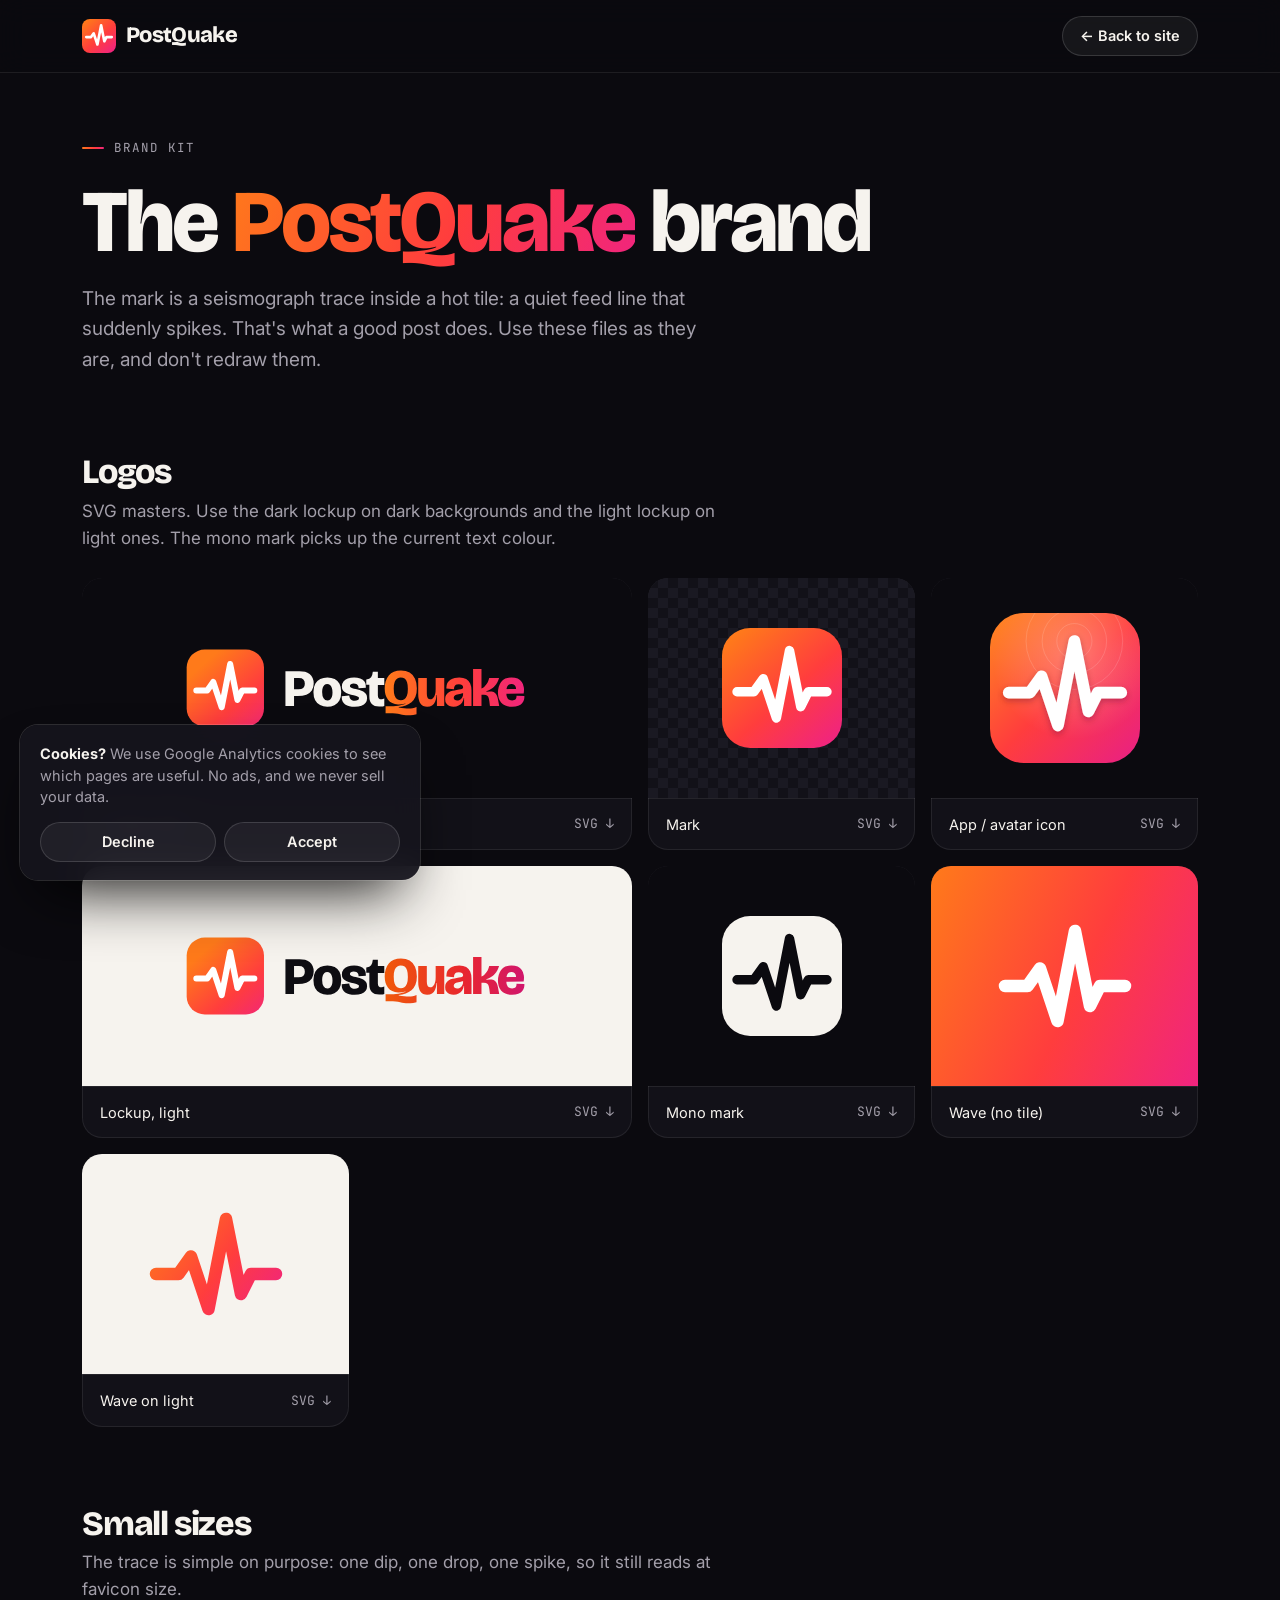
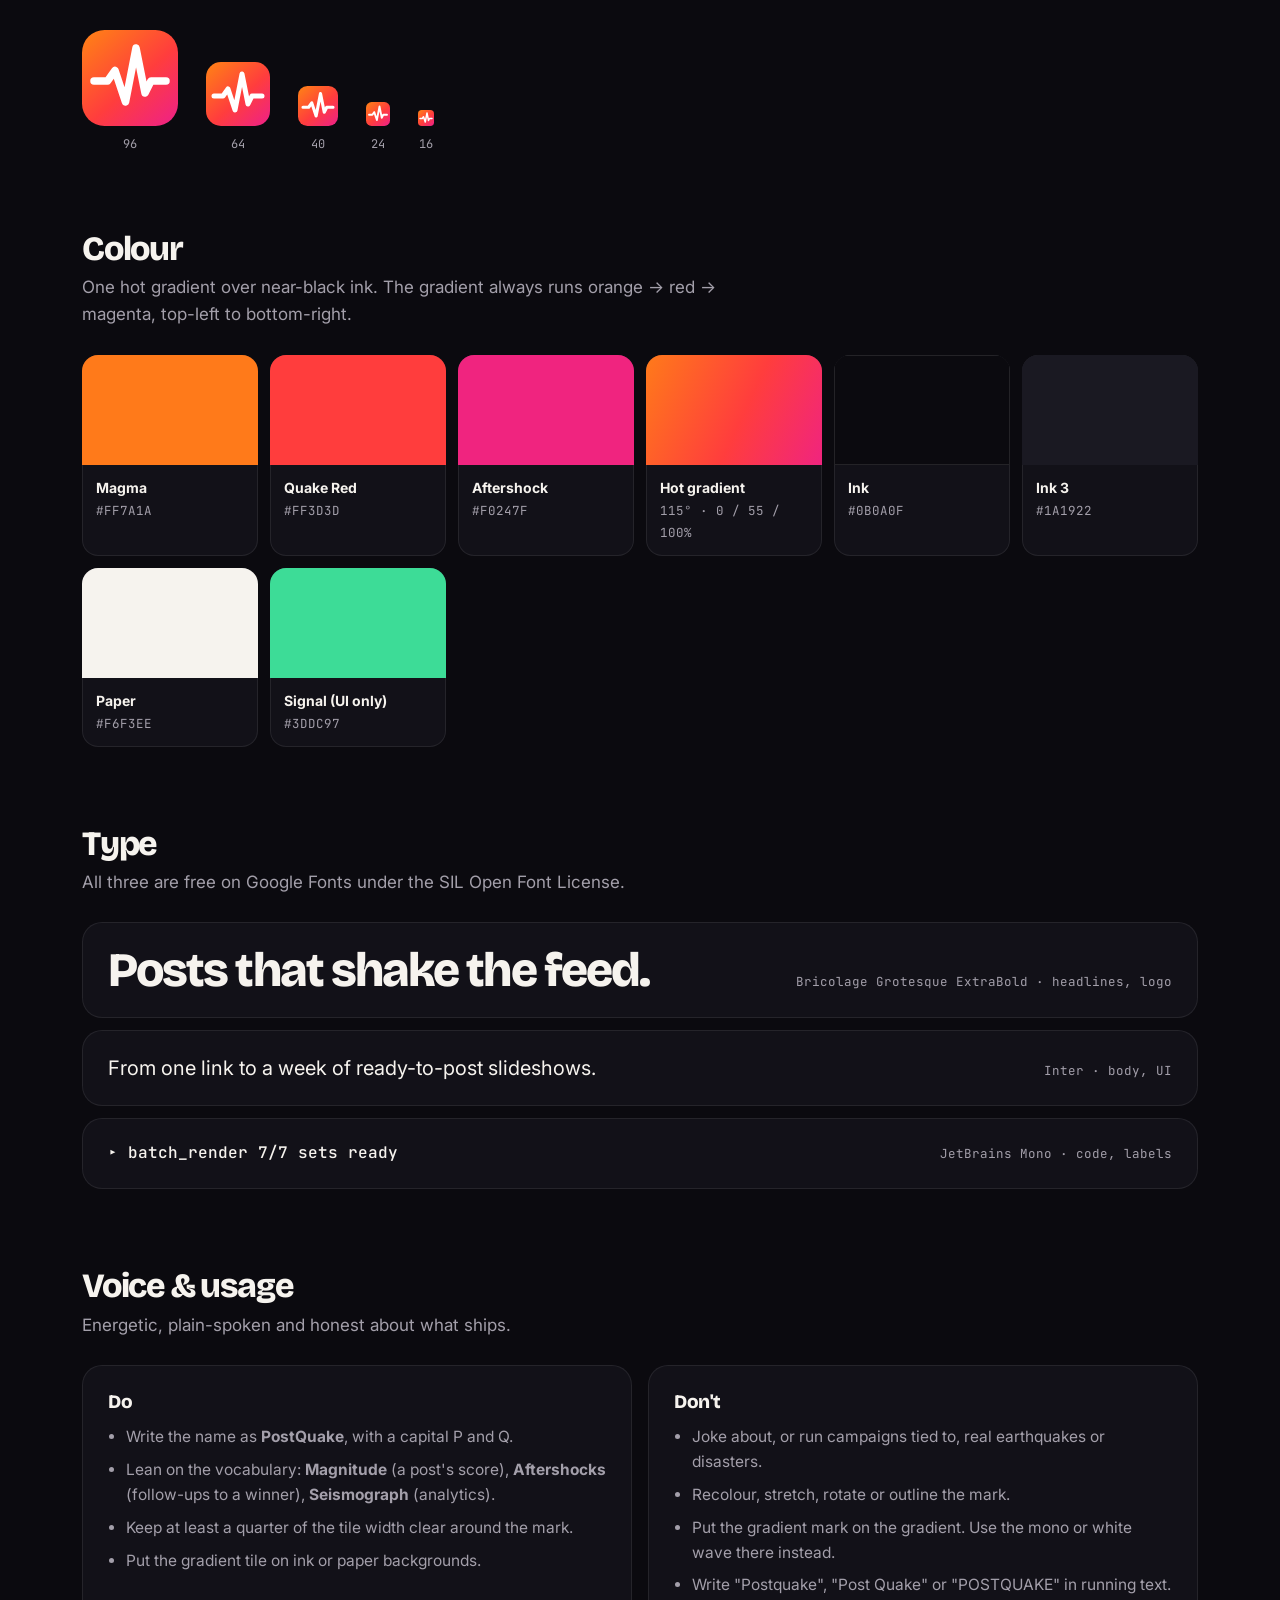
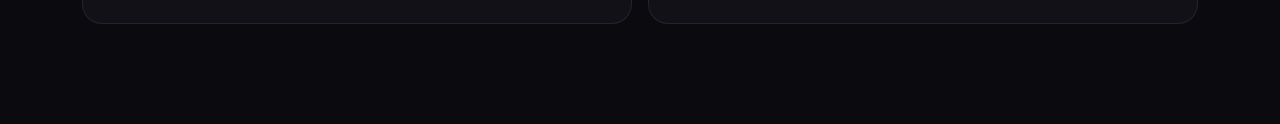
<file: brand.html>
<!doctype html>
<html lang="en">
<head>
  <meta charset="utf-8" />
  <!-- Google tag (gtag.js): GA4 property "PostQuake" (p556576077), with Consent Mode v2.
       consent.js shows the banner and records the visitor's choice. -->
  <script>
    window.dataLayer = window.dataLayer || [];
    function gtag(){dataLayer.push(arguments);}
    // No ads on this site, so ad storage is always denied.
    gtag('consent', 'default', { ad_storage: 'denied', ad_user_data: 'denied', ad_personalization: 'denied', analytics_storage: 'granted' });
    // EEA, UK and Switzerland: no analytics cookies until the visitor accepts.
    gtag('consent', 'default', {
      ad_storage: 'denied', ad_user_data: 'denied', ad_personalization: 'denied', analytics_storage: 'denied',
      region: ['AT','BE','BG','HR','CY','CZ','DK','EE','FI','FR','DE','GR','HU','IE','IT','LV','LT','LU','MT','NL','PL','PT','RO','SK','SI','ES','SE','IS','LI','NO','GB','CH'],
      wait_for_update: 500
    });
    try {
      var choice = localStorage.getItem('pq-consent');
      if (choice === 'granted' || choice === 'denied') gtag('consent', 'update', { analytics_storage: choice });
    } catch (e) {}
    gtag('js', new Date());
    gtag('config', 'G-CQE6NMJCCS');
  </script>
  <script async src="https://www.googletagmanager.com/gtag/js?id=G-CQE6NMJCCS"></script>
  <meta name="viewport" content="width=device-width, initial-scale=1" />
  <title>PostQuake Brand Kit</title>
  <meta name="description" content="PostQuake logos, colours, type and usage rules." />
  <meta name="theme-color" content="#0b0a0f" />
  <link rel="icon" href="favicon.svg" type="image/svg+xml" />
  <link rel="preconnect" href="https://fonts.googleapis.com" />
  <link rel="preconnect" href="https://fonts.gstatic.com" crossorigin />
  <link href="https://fonts.googleapis.com/css2?family=Bricolage+Grotesque:opsz,wght@12..96,600;12..96,800&family=Inter:wght@400;500;600&family=JetBrains+Mono:wght@500;600;700&display=swap" rel="stylesheet" />
  <link rel="stylesheet" href="styles.css" />
  <style>
    .kit { padding: 130px 0 100px; }
    .kit h1 { font-size: clamp(48px, 7vw, 88px); margin: 20px 0 16px; }
    .kit .intro { color: var(--muted); font-size: 19px; max-width: 640px; }
    .kit h2 { font-size: 34px; margin: 80px 0 8px; }
    .kit h2 + p { color: var(--muted); margin-bottom: 26px; max-width: 640px; }
    .tiles { display: grid; grid-template-columns: repeat(auto-fill, minmax(260px, 1fr)); grid-auto-flow: dense; gap: 16px; }
    .tile { border-radius: var(--radius); overflow: hidden; box-shadow: inset 0 0 0 1px var(--line); background: var(--ink-2); display: flex; flex-direction: column; }
    .tile .art { height: 220px; display: grid; place-items: center; padding: 28px; }
    .tile .art.light { background: #f6f3ee; color: #0e0d12; }
    .tile .art.dark { background: #0b0a0f; }
    .tile .art.hot { background: var(--grad); color: #fff; }
    .tile .art.check { background: repeating-conic-gradient(#1a1922 0 25%, #121118 0 50%) 0 0 / 20px 20px; }
    .tile .art img { max-height: 100%; }
    .tile .cap { display: flex; justify-content: space-between; align-items: center; gap: 12px; padding: 14px 18px; border-top: 1px solid var(--line); font-size: 14.5px; }
    .tile .cap a { color: var(--muted); font-size: 13px; font-family: var(--mono); text-decoration: none; }
    .tile .cap a:hover { color: var(--text); }
    .wide-tile { grid-column: span 2; }
    .swatches { display: grid; grid-template-columns: repeat(auto-fill, minmax(170px, 1fr)); gap: 12px; }
    .sw { border-radius: 16px; overflow: hidden; box-shadow: inset 0 0 0 1px var(--line); background: var(--ink-2); }
    .sw .c { height: 110px; }
    .sw .i { padding: 12px 14px; font-size: 14px; }
    .sw .i b { display: block; }
    .sw .i code { font-family: var(--mono); font-size: 12.5px; color: var(--muted); }
    .type { display: grid; gap: 12px; }
    .type div { padding: 24px 26px; border-radius: var(--radius); background: var(--ink-2); box-shadow: inset 0 0 0 1px var(--line); display: flex; justify-content: space-between; align-items: baseline; gap: 20px; flex-wrap: wrap; }
    .type small { color: var(--muted); font-family: var(--mono); font-size: 12.5px; }
    .rules { display: grid; grid-template-columns: 1fr 1fr; gap: 16px; }
    .rules > div { padding: 26px; border-radius: var(--radius); background: var(--ink-2); box-shadow: inset 0 0 0 1px var(--line); }
    .rules h3 { font-size: 19px; margin-bottom: 12px; }
    .rules ul { margin: 0; padding-left: 18px; color: var(--muted); display: grid; gap: 8px; font-size: 15.5px; }
    .sizes { display: flex; align-items: end; gap: 28px; flex-wrap: wrap; }
    .sizes figure { margin: 0; display: grid; justify-items: center; gap: 10px; color: var(--muted); font: 12px var(--mono); }
    .mono-demo { color: #f6f3ee; }
    .mono-demo svg { width: 120px; height: 120px; }
    @media (max-width: 700px) { .wide-tile { grid-column: auto; } .rules { grid-template-columns: 1fr; } }
  </style>
</head>
<body>
  <header class="nav scrolled">
    <div class="wrap">
      <a class="brand" href="index.html" aria-label="PostQuake home">
        <img src="assets/logo/postquake-mark.svg" width="34" height="34" alt="" />
        PostQuake
      </a>
      <a class="btn btn-ghost btn-sm" href="index.html">← Back to site</a>
    </div>
  </header>

  <main class="kit">
    <div class="wrap">
      <p class="eyebrow">Brand kit</p>
      <h1>The <span class="hot">PostQuake</span> brand</h1>
      <p class="intro">The mark is a seismograph trace inside a hot tile: a quiet feed line that suddenly spikes. That's what a good post does. Use these files as they are, and don't redraw them.</p>

      <h2>Logos</h2>
      <p>SVG masters. Use the dark lockup on dark backgrounds and the light lockup on light ones. The mono mark picks up the current text colour.</p>
      <div class="tiles">
        <div class="tile wide-tile">
          <div class="art dark"><img src="assets/logo/postquake-wordmark-dark.svg" alt="PostQuake lockup for dark backgrounds" style="width:360px" /></div>
          <div class="cap">Lockup, dark <a href="assets/logo/postquake-wordmark-dark.svg" download>SVG ↓</a></div>
        </div>
        <div class="tile">
          <div class="art check"><img src="assets/logo/postquake-mark.svg" alt="PostQuake mark" style="width:120px" /></div>
          <div class="cap">Mark <a href="assets/logo/postquake-mark.svg" download>SVG ↓</a></div>
        </div>
        <div class="tile wide-tile">
          <div class="art light"><img src="assets/logo/postquake-wordmark-light.svg" alt="PostQuake lockup for light backgrounds" style="width:360px" /></div>
          <div class="cap">Lockup, light <a href="assets/logo/postquake-wordmark-light.svg" download>SVG ↓</a></div>
        </div>
        <div class="tile">
          <div class="art dark"><img src="assets/logo/postquake-app-icon.svg" alt="PostQuake app icon" style="width:150px;border-radius:34px" /></div>
          <div class="cap">App / avatar icon <a href="assets/logo/postquake-app-icon.svg" download>SVG ↓</a></div>
        </div>
        <div class="tile">
          <div class="art dark mono-demo">
            <svg viewBox="0 0 64 64" aria-label="Mono mark">
              <mask id="cut"><rect width="64" height="64" fill="#fff"/><path d="M8 34H17L22 27L29 48L36 12L42 42L46 34H56" fill="none" stroke="#000" stroke-width="5" stroke-linecap="round" stroke-linejoin="round"/></mask>
              <rect width="64" height="64" rx="15" fill="currentColor" mask="url(#cut)"/>
            </svg>
          </div>
          <div class="cap">Mono mark <a href="assets/logo/postquake-mark-mono.svg" download>SVG ↓</a></div>
        </div>
        <div class="tile">
          <div class="art hot"><img src="assets/logo/postquake-wave.svg" alt="" style="width:140px;filter:brightness(0) invert(1)" /></div>
          <div class="cap">Wave (no tile) <a href="assets/logo/postquake-wave.svg" download>SVG ↓</a></div>
        </div>
        <div class="tile">
          <div class="art light"><img src="assets/logo/postquake-wave.svg" alt="PostQuake wave" style="width:140px" /></div>
          <div class="cap">Wave on light <a href="assets/logo/postquake-wave.svg" download>SVG ↓</a></div>
        </div>
      </div>

      <h2>Small sizes</h2>
      <p>The trace is simple on purpose: one dip, one drop, one spike, so it still reads at favicon size.</p>
      <div class="sizes">
        <figure><img src="assets/logo/postquake-mark.svg" width="96" height="96" alt="" /><figcaption>96</figcaption></figure>
        <figure><img src="assets/logo/postquake-mark.svg" width="64" height="64" alt="" /><figcaption>64</figcaption></figure>
        <figure><img src="assets/logo/postquake-mark.svg" width="40" height="40" alt="" /><figcaption>40</figcaption></figure>
        <figure><img src="assets/logo/postquake-mark.svg" width="24" height="24" alt="" /><figcaption>24</figcaption></figure>
        <figure><img src="favicon.svg" width="16" height="16" alt="" /><figcaption>16</figcaption></figure>
      </div>

      <h2>Colour</h2>
      <p>One hot gradient over near-black ink. The gradient always runs orange → red → magenta, top-left to bottom-right.</p>
      <div class="swatches">
        <div class="sw"><div class="c" style="background:#FF7A1A"></div><div class="i"><b>Magma</b><code>#FF7A1A</code></div></div>
        <div class="sw"><div class="c" style="background:#FF3D3D"></div><div class="i"><b>Quake Red</b><code>#FF3D3D</code></div></div>
        <div class="sw"><div class="c" style="background:#F0247F"></div><div class="i"><b>Aftershock</b><code>#F0247F</code></div></div>
        <div class="sw"><div class="c" style="background:var(--grad)"></div><div class="i"><b>Hot gradient</b><code>115° · 0 / 55 / 100%</code></div></div>
        <div class="sw"><div class="c" style="background:#0B0A0F;box-shadow:inset 0 0 0 1px rgba(255,255,255,.1)"></div><div class="i"><b>Ink</b><code>#0B0A0F</code></div></div>
        <div class="sw"><div class="c" style="background:#1A1922"></div><div class="i"><b>Ink 3</b><code>#1A1922</code></div></div>
        <div class="sw"><div class="c" style="background:#F6F3EE"></div><div class="i"><b>Paper</b><code>#F6F3EE</code></div></div>
        <div class="sw"><div class="c" style="background:#3DDC97"></div><div class="i"><b>Signal (UI only)</b><code>#3DDC97</code></div></div>
      </div>

      <h2>Type</h2>
      <p>All three are free on Google Fonts under the SIL Open Font License.</p>
      <div class="type">
        <div><span style="font:800 48px/1 var(--display);letter-spacing:-.04em">Posts that shake the feed.</span><small>Bricolage Grotesque ExtraBold · headlines, logo</small></div>
        <div><span style="font:400 20px/1.4 var(--body)">From one link to a week of ready-to-post slideshows.</span><small>Inter · body, UI</small></div>
        <div><span style="font:500 16px/1.4 var(--mono)">▸ batch_render  7/7 sets ready</span><small>JetBrains Mono · code, labels</small></div>
      </div>

      <h2>Voice &amp; usage</h2>
      <p>Energetic, plain-spoken and honest about what ships.</p>
      <div class="rules">
        <div>
          <h3>Do</h3>
          <ul>
            <li>Write the name as <b>PostQuake</b>, with a capital P and Q.</li>
            <li>Lean on the vocabulary: <b>Magnitude</b> (a post's score), <b>Aftershocks</b> (follow-ups to a winner), <b>Seismograph</b> (analytics).</li>
            <li>Keep at least a quarter of the tile width clear around the mark.</li>
            <li>Put the gradient tile on ink or paper backgrounds.</li>
          </ul>
        </div>
        <div>
          <h3>Don't</h3>
          <ul>
            <li>Joke about, or run campaigns tied to, real earthquakes or disasters.</li>
            <li>Recolour, stretch, rotate or outline the mark.</li>
            <li>Put the gradient mark on the gradient. Use the mono or white wave there instead.</li>
            <li>Write "Postquake", "Post Quake" or "POSTQUAKE" in running text.</li>
          </ul>
        </div>
      </div>
    </div>
  </main>
  <script src="consent.js"></script>
</body>
</html>
</file>
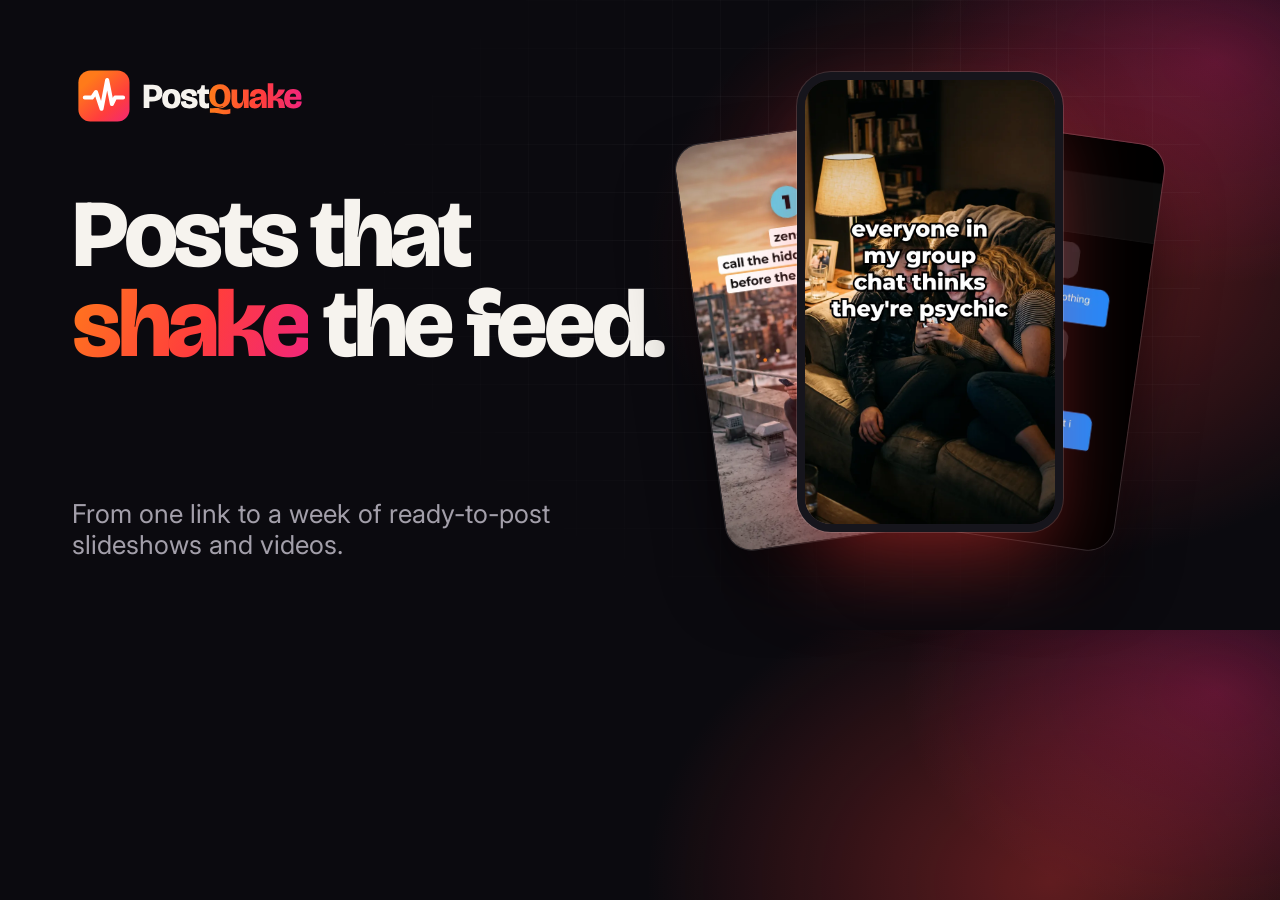
<file: tools/og-image.html>
<!doctype html>
<html>
<head>
  <meta charset="utf-8" />
  <link href="https://fonts.googleapis.com/css2?family=Bricolage+Grotesque:opsz,wght@12..96,800&family=Inter:wght@500&display=swap" rel="stylesheet" />
  <style>
    html, body { margin: 0; }
    body {
      width: 1200px; height: 630px; overflow: hidden; position: relative;
      background:
        radial-gradient(45% 70% at 82% 40%, rgba(255, 61, 61, .35), transparent 70%),
        radial-gradient(35% 50% at 95% 10%, rgba(240, 36, 127, .3), transparent 70%),
        #0b0a0f;
      color: #f6f3ee; font-family: Inter, sans-serif;
    }
    .grid {
      position: absolute; inset: 0;
      background-image: linear-gradient(rgba(255,255,255,.06) 1px, transparent 1px), linear-gradient(90deg, rgba(255,255,255,.06) 1px, transparent 1px);
      background-size: 48px 48px;
      mask-image: radial-gradient(60% 80% at 75% 40%, #000, transparent 80%);
    }
    .logo { position: absolute; top: 64px; left: 72px; height: 64px; }
    h1 {
      position: absolute; left: 72px; top: 190px; margin: 0; width: 640px;
      font: 800 96px/.94 "Bricolage Grotesque", sans-serif; letter-spacing: -.045em;
    }
    h1 span { background: linear-gradient(115deg, #FF7A1A, #FF3D3D 55%, #F0247F); -webkit-background-clip: text; color: transparent; }
    p { position: absolute; left: 72px; bottom: 70px; margin: 0; font-size: 26px; color: #a39faa; width: 600px; }
    .phones { position: absolute; right: 60px; top: 60px; width: 440px; height: 600px; }
    .phones img { position: absolute; width: 230px; border-radius: 26px; box-shadow: 0 0 0 1px rgba(255,255,255,.14), 0 40px 80px -20px #000; }
    .a { left: 0; top: 70px; transform: rotate(-8deg); }
    .c { right: 0; top: 70px; transform: rotate(8deg); }
    .b { left: 105px; top: 20px; width: 250px !important; z-index: 2; box-shadow: 0 0 0 8px #16151c, 0 0 0 9px rgba(255,255,255,.14), 0 40px 90px -10px rgba(255,61,61,.5) !important; }
    svg.wave { position: absolute; left: 0; right: 0; bottom: 0; width: 100%; height: 90px; opacity: .55; }
  </style>
</head>
<body>
  <div class="grid"></div>
  <img class="logo" src="../assets/logo/postquake-wordmark-dark.svg" alt="" />
  <h1>Posts that <span>shake</span> the feed.</h1>
  <p>From one link to a week of ready-to-post slideshows and videos.</p>
  <div class="phones">
    <img class="a" src="../assets/showcase/li-02.webp" alt="" />
    <img class="c" src="../assets/showcase/ba-02.webp" alt="" />
    <img class="b" src="../assets/showcase/pt-01.webp" alt="" />
  </div>
</body>
</html>
</file>
<file: styles.css>
/* PostQuake marketing site */

:root {
  --ink: #0b0a0f;
  --ink-2: #121118;
  --ink-3: #1a1922;
  --ink-4: #24232e;
  --line: rgba(255, 255, 255, 0.08);
  --line-2: rgba(255, 255, 255, 0.14);
  --text: #f6f3ee;
  --muted: #a39faa;
  --dim: #6f6b78;

  --hot-1: #ff7a1a;
  --hot-2: #ff3d3d;
  --hot-3: #f0247f;
  --grad: linear-gradient(115deg, var(--hot-1) 0%, var(--hot-2) 55%, var(--hot-3) 100%);
  --ok: #3ddc97;
  --warn: #ffc53d;

  --display: "Bricolage Grotesque", "Arial Black", system-ui, sans-serif;
  --body: "Inter", system-ui, -apple-system, "Segoe UI", sans-serif;
  --mono: "JetBrains Mono", ui-monospace, "SF Mono", Menlo, monospace;

  --radius: 20px;
  --radius-sm: 12px;
  --wrap: 1180px;
  --gutter: clamp(16px, 4vw, 32px);
}

*,
*::before,
*::after {
  box-sizing: border-box;
}

html {
  scroll-behavior: smooth;
  -webkit-text-size-adjust: 100%;
}

body {
  margin: 0;
  background: var(--ink);
  color: var(--text);
  font-family: var(--body);
  font-size: 17px;
  line-height: 1.6;
  -webkit-font-smoothing: antialiased;
  overflow-x: hidden;
}

img,
svg,
video {
  display: block;
  max-width: 100%;
}

a {
  color: inherit;
}

::selection {
  background: var(--hot-2);
  color: #fff;
}

:focus-visible {
  outline: 2px solid var(--hot-1);
  outline-offset: 3px;
  border-radius: 6px;
}

.wrap {
  width: 100%;
  max-width: var(--wrap);
  margin: 0 auto;
  padding: 0 var(--gutter);
}

.sr-only {
  position: absolute;
  width: 1px;
  height: 1px;
  overflow: hidden;
  clip: rect(0 0 0 0);
  white-space: nowrap;
}

/* ---------- Type ---------- */

h1,
h2,
h3 {
  font-family: var(--display);
  font-weight: 800;
  letter-spacing: -0.035em;
  line-height: 1.02;
  margin: 0;
}

h2 {
  font-size: clamp(36px, 5.4vw, 64px);
}

h3 {
  font-size: 22px;
  letter-spacing: -0.02em;
  line-height: 1.2;
}

p {
  margin: 0;
}

.hot {
  background: var(--grad);
  -webkit-background-clip: text;
  background-clip: text;
  color: transparent;
}

.eyebrow {
  display: inline-flex;
  align-items: center;
  gap: 10px;
  font-family: var(--mono);
  font-size: 12.5px;
  letter-spacing: 0.08em;
  text-transform: uppercase;
  color: var(--muted);
}

.eyebrow::before {
  content: "";
  width: 22px;
  height: 2px;
  background: var(--grad);
  border-radius: 2px;
}

.section-head {
  display: grid;
  gap: 18px;
  max-width: 760px;
  margin-bottom: clamp(40px, 6vw, 64px);
}

.section-head p {
  color: var(--muted);
  font-size: 19px;
  max-width: 620px;
}

.section-head.center {
  margin-left: auto;
  margin-right: auto;
  text-align: center;
  justify-items: center;
}

section {
  position: relative;
  padding: clamp(80px, 11vw, 140px) 0;
}

/* ---------- Buttons ---------- */

.btn {
  --h: 52px;
  display: inline-flex;
  align-items: center;
  justify-content: center;
  gap: 10px;
  height: var(--h);
  padding: 0 24px;
  border-radius: 999px;
  border: 0;
  font: 600 16px/1 var(--body);
  text-decoration: none;
  cursor: pointer;
  transition: transform 0.2s ease, box-shadow 0.2s ease, background 0.2s ease;
  white-space: nowrap;
}

.btn-hot {
  background: var(--grad);
  color: #fff;
  box-shadow: 0 10px 30px -10px rgba(255, 61, 61, 0.65), inset 0 1px 0 rgba(255, 255, 255, 0.25);
}

.btn-hot:hover {
  transform: translateY(-2px);
  box-shadow: 0 16px 40px -12px rgba(255, 61, 61, 0.8), inset 0 1px 0 rgba(255, 255, 255, 0.25);
}

.btn-ghost {
  background: rgba(255, 255, 255, 0.05);
  color: var(--text);
  box-shadow: inset 0 0 0 1px var(--line-2);
}

.btn-ghost:hover {
  background: rgba(255, 255, 255, 0.09);
}

.btn-sm {
  --h: 40px;
  padding: 0 18px;
  font-size: 14.5px;
}

.btn .arrow {
  transition: transform 0.2s ease;
}

.btn:hover .arrow {
  transform: translateX(3px);
}

/* ---------- Nav ---------- */

.nav {
  position: fixed;
  inset: 0 0 auto 0;
  z-index: 50;
  transition: background 0.3s ease, box-shadow 0.3s ease, backdrop-filter 0.3s ease;
}

.nav.scrolled {
  background: rgba(11, 10, 15, 0.72);
  backdrop-filter: blur(14px) saturate(140%);
  -webkit-backdrop-filter: blur(14px) saturate(140%);
  box-shadow: 0 1px 0 var(--line);
}

.nav .wrap {
  display: flex;
  align-items: center;
  justify-content: space-between;
  height: 72px;
  gap: 24px;
}

.brand {
  display: inline-flex;
  align-items: center;
  gap: 10px;
  text-decoration: none;
  font-family: var(--display);
  font-weight: 800;
  font-size: 22px;
  letter-spacing: -0.03em;
}

.brand svg {
  width: 34px;
  height: 34px;
}

.nav-links {
  display: flex;
  gap: 4px;
  list-style: none;
  margin: 0;
  padding: 0;
}

.nav-links a {
  display: block;
  padding: 8px 14px;
  border-radius: 999px;
  font-size: 15px;
  color: var(--muted);
  text-decoration: none;
  transition: color 0.2s, background 0.2s;
}

.nav-links a:hover {
  color: var(--text);
  background: rgba(255, 255, 255, 0.05);
}

@media (max-width: 900px) {
  .nav-links {
    display: none;
  }
}

/* ---------- Hero ---------- */

.hero {
  padding: 140px 0 0;
  overflow: hidden;
  isolation: isolate;
}

.hero::before {
  content: "";
  position: absolute;
  inset: -20% -10% auto;
  height: 900px;
  background:
    radial-gradient(40% 50% at 72% 38%, rgba(255, 61, 61, 0.22), transparent 70%),
    radial-gradient(30% 40% at 88% 20%, rgba(240, 36, 127, 0.18), transparent 70%),
    radial-gradient(35% 45% at 20% 10%, rgba(255, 122, 26, 0.1), transparent 70%);
  z-index: -1;
  pointer-events: none;
}

.hero-grid-bg {
  position: absolute;
  inset: 0;
  z-index: -1;
  background-image:
    linear-gradient(var(--line) 1px, transparent 1px),
    linear-gradient(90deg, var(--line) 1px, transparent 1px);
  background-size: 56px 56px;
  mask-image: radial-gradient(70% 60% at 60% 30%, #000 20%, transparent 75%);
  -webkit-mask-image: radial-gradient(70% 60% at 60% 30%, #000 20%, transparent 75%);
  opacity: 0.55;
  pointer-events: none;
}

.hero .wrap {
  display: grid;
  grid-template-columns: minmax(0, 1.05fr) minmax(0, 1fr);
  align-items: center;
  gap: clamp(32px, 5vw, 64px);
}

.pill {
  display: inline-flex;
  align-items: center;
  gap: 10px;
  padding: 6px 14px 6px 6px;
  border-radius: 999px;
  background: rgba(255, 255, 255, 0.05);
  box-shadow: inset 0 0 0 1px var(--line-2);
  font-size: 14px;
  color: var(--muted);
  text-decoration: none;
}

.pill b {
  flex: none;
  white-space: nowrap;
  padding: 3px 10px;
  border-radius: 999px;
  background: var(--grad);
  color: #fff;
  font-weight: 600;
  font-size: 12.5px;
}

.hero h1 {
  margin: 26px 0 24px;
  font-size: clamp(52px, 8.2vw, 104px);
  line-height: 0.94;
  letter-spacing: -0.045em;
}

.hero h1 .shake {
  display: inline-block;
  animation: shake 5s ease-in-out infinite;
  transform-origin: 50% 80%;
}

@keyframes shake {
  0%, 84%, 100% { transform: translate(0, 0) rotate(0); }
  86% { transform: translate(-3px, 1px) rotate(-1.5deg); }
  88% { transform: translate(4px, -1px) rotate(1.5deg); }
  90% { transform: translate(-3px, 0) rotate(-1deg); }
  92% { transform: translate(2px, 1px) rotate(0.6deg); }
  94% { transform: translate(-1px, 0) rotate(0); }
}

.lede {
  font-size: clamp(18px, 1.6vw, 21px);
  color: var(--muted);
  max-width: 560px;
}

.lede strong {
  color: var(--text);
  font-weight: 600;
}

.hero-cta {
  display: flex;
  flex-wrap: wrap;
  gap: 12px;
  margin-top: 34px;
}

.hero-facts {
  display: flex;
  flex-wrap: wrap;
  gap: 8px 20px;
  margin: 34px 0 0;
  padding: 0;
  list-style: none;
  font-size: 14px;
  color: var(--muted);
}

.hero-facts li {
  display: inline-flex;
  align-items: center;
  gap: 8px;
}

.hero-facts li::before {
  content: "";
  width: 6px;
  height: 6px;
  border-radius: 50%;
  background: var(--ok);
  box-shadow: 0 0 0 3px rgba(61, 220, 151, 0.15);
}

/* Stage with phones */

.stage {
  position: relative;
  height: 640px;
  display: grid;
  place-items: center;
}

.stage .card-tilt {
  position: absolute;
  width: 210px;
  aspect-ratio: 9 / 16;
  border-radius: 22px;
  overflow: hidden;
  box-shadow: 0 30px 60px -20px rgba(0, 0, 0, 0.8), 0 0 0 1px var(--line-2);
  background: var(--ink-3);
}

.stage .card-tilt img {
  width: 100%;
  height: 100%;
  object-fit: cover;
}

.stage .card-left {
  transform: translate(-190px, 30px) rotate(-9deg);
  animation: floatL 9s ease-in-out infinite;
}

.stage .card-right {
  transform: translate(190px, 40px) rotate(8deg);
  animation: floatR 10s ease-in-out infinite;
}

@keyframes floatL {
  0%, 100% { transform: translate(-190px, 30px) rotate(-9deg); }
  50% { transform: translate(-196px, 14px) rotate(-10deg); }
}

@keyframes floatR {
  0%, 100% { transform: translate(190px, 40px) rotate(8deg); }
  50% { transform: translate(196px, 26px) rotate(9.5deg); }
}

.chip {
  position: absolute;
  z-index: 4;
  display: inline-flex;
  align-items: center;
  gap: 8px;
  padding: 9px 14px;
  border-radius: 14px;
  background: rgba(22, 21, 29, 0.86);
  backdrop-filter: blur(10px);
  -webkit-backdrop-filter: blur(10px);
  box-shadow: 0 0 0 1px var(--line-2), 0 18px 40px -16px rgba(0, 0, 0, 0.9);
  font-size: 13.5px;
  white-space: nowrap;
}

.chip .dot {
  width: 8px;
  height: 8px;
  border-radius: 50%;
  background: var(--ok);
  box-shadow: 0 0 10px var(--ok);
}

.chip .dot.warn {
  background: var(--warn);
  box-shadow: 0 0 10px var(--warn);
}

.chip .dot.hot {
  background: var(--hot-2);
  box-shadow: 0 0 10px var(--hot-2);
}

.chip small {
  color: var(--muted);
  font-size: 12.5px;
}

.chip-1 { top: 70px; left: -6px; animation: bob 6s ease-in-out infinite; }
.chip-2 { top: 300px; right: -18px; animation: bob 7s ease-in-out -2s infinite; }
.chip-3 { bottom: 70px; left: 10px; animation: bob 6.5s ease-in-out -4s infinite; }

@keyframes bob {
  0%, 100% { transform: translateY(0); }
  50% { transform: translateY(-8px); }
}

/* Phone */

.phone {
  position: relative;
  z-index: 3;
  width: 290px;
  padding: 10px;
  border-radius: 44px;
  background: linear-gradient(160deg, #2b2a33, #0f0e13 40%, #1c1b22);
  box-shadow:
    0 0 0 1px rgba(255, 255, 255, 0.12),
    0 50px 100px -30px rgba(0, 0, 0, 0.9),
    0 0 120px -30px rgba(255, 61, 61, 0.45);
}

.phone .screen {
  position: relative;
  aspect-ratio: 9 / 16;
  border-radius: 34px;
  overflow: hidden;
  background: #000;
}

.slides img {
  position: absolute;
  inset: 0;
  width: 100%;
  height: 100%;
  object-fit: cover;
  opacity: 0;
  transform: scale(1.03);
  transition: opacity 0.45s ease, transform 2.9s ease-out;
}

.slides img.on {
  opacity: 1;
  transform: scale(1);
}

.progress {
  position: absolute;
  z-index: 3;
  top: 14px;
  left: 14px;
  right: 14px;
  display: flex;
  gap: 4px;
}

.progress span {
  flex: 1;
  height: 3px;
  border-radius: 3px;
  background: rgba(255, 255, 255, 0.3);
  overflow: hidden;
}

.progress span i {
  display: block;
  height: 100%;
  width: 0;
  background: #fff;
}

.progress span.done i {
  width: 100%;
}

.progress span.run i {
  animation: fill var(--dur, 2.5s) linear forwards;
}

@keyframes fill {
  to { width: 100%; }
}

.feed-ui {
  position: absolute;
  z-index: 3;
  inset: auto 0 0 0;
  padding: 60px 64px 16px 14px;
  background: linear-gradient(transparent, rgba(0, 0, 0, 0.72));
  font-size: 11.5px;
  line-height: 1.4;
  pointer-events: none;
}

.feed-ui b {
  display: block;
  font-size: 12.5px;
  margin-bottom: 3px;
}

.feed-ui .tags {
  color: rgba(255, 255, 255, 0.75);
}

.feed-ui .ai {
  display: inline-block;
  margin-top: 6px;
  padding: 2px 7px;
  border-radius: 5px;
  background: rgba(255, 255, 255, 0.16);
  font-size: 10px;
  letter-spacing: 0.02em;
}

.rail {
  position: absolute;
  z-index: 3;
  right: 10px;
  bottom: 70px;
  display: grid;
  gap: 14px;
  justify-items: center;
  pointer-events: none;
}

.rail span {
  width: 34px;
  height: 34px;
  border-radius: 50%;
  display: grid;
  place-items: center;
  background: rgba(0, 0, 0, 0.25);
}

.rail svg {
  width: 22px;
  height: 22px;
  fill: #fff;
  filter: drop-shadow(0 1px 2px rgba(0, 0, 0, 0.5));
}

/* Seismograph strip */

.seismo {
  position: relative;
  height: 150px;
  margin-top: 40px;
  overflow: hidden;
  mask-image: linear-gradient(90deg, transparent, #000 12%, #000 88%, transparent);
  -webkit-mask-image: linear-gradient(90deg, transparent, #000 12%, #000 88%, transparent);
}

.seismo svg {
  position: absolute;
  top: 0;
  left: 0;
  height: 150px;
  width: 200%;
  max-width: none;
  animation: scroll 26s linear infinite;
}

@keyframes scroll {
  to { transform: translateX(-50%); }
}

.seismo .base {
  position: absolute;
  left: 0;
  right: 0;
  top: 75px;
  height: 1px;
  background: var(--line);
}

/* ---------- Platforms ---------- */

.platforms {
  padding: 28px 0 0;
}

.platforms .wrap {
  display: flex;
  flex-wrap: wrap;
  align-items: center;
  justify-content: center;
  gap: 14px 40px;
  color: var(--muted);
  font-size: 15px;
}

.platforms .label {
  font-family: var(--mono);
  font-size: 12px;
  letter-spacing: 0.08em;
  text-transform: uppercase;
  color: var(--dim);
}

.platforms .p {
  display: inline-flex;
  align-items: center;
  gap: 10px;
  font-weight: 600;
  color: var(--text);
  opacity: 0.8;
}

.platforms .p svg {
  width: 22px;
  height: 22px;
  fill: currentColor;
}

/* ---------- Problem ---------- */

.problem h2 {
  font-size: clamp(40px, 6.4vw, 84px);
  max-width: 1000px;
}

.problem h2 span {
  color: var(--dim);
}

.pain-grid {
  display: grid;
  grid-template-columns: repeat(3, minmax(0, 1fr));
  gap: 16px;
  margin-top: 56px;
}

.pain {
  padding: 28px;
  border-radius: var(--radius);
  background: var(--ink-2);
  box-shadow: inset 0 0 0 1px var(--line);
}

.pain .n {
  font-family: var(--mono);
  font-size: 13px;
  color: var(--hot-1);
}

.pain h3 {
  margin: 14px 0 10px;
}

.pain p {
  color: var(--muted);
  font-size: 16px;
}

.jobs {
  display: flex;
  flex-wrap: wrap;
  gap: 6px;
  margin-top: 16px;
}

.jobs span {
  padding: 4px 10px;
  border-radius: 999px;
  font-size: 13px;
  background: rgba(255, 255, 255, 0.05);
  box-shadow: inset 0 0 0 1px var(--line);
  color: var(--muted);
}

/* ---------- How it works ---------- */

.how {
  background:
    radial-gradient(50% 60% at 100% 50%, rgba(240, 36, 127, 0.08), transparent 70%),
    var(--ink);
}

.how-grid {
  display: grid;
  grid-template-columns: minmax(0, 1fr) minmax(0, 1.05fr);
  gap: clamp(32px, 5vw, 64px);
  align-items: start;
}

.steps {
  list-style: none;
  margin: 0;
  padding: 0;
  display: grid;
  gap: 8px;
}

.step {
  position: relative;
  display: grid;
  grid-template-columns: 52px 1fr;
  gap: 18px;
  padding: 22px 22px 22px 18px;
  border-radius: var(--radius);
  cursor: pointer;
  transition: background 0.25s, box-shadow 0.25s;
}

.step:hover {
  background: rgba(255, 255, 255, 0.025);
}

.step.active {
  background: var(--ink-2);
  box-shadow: inset 0 0 0 1px var(--line-2);
}

.step .num {
  width: 52px;
  height: 52px;
  border-radius: 14px;
  display: grid;
  place-items: center;
  font-family: var(--mono);
  font-weight: 600;
  font-size: 15px;
  background: var(--ink-3);
  box-shadow: inset 0 0 0 1px var(--line-2);
  transition: background 0.25s, color 0.25s;
}

.step.active .num {
  background: var(--grad);
  color: #fff;
  box-shadow: none;
}

.step h3 {
  font-size: 21px;
  margin-bottom: 6px;
}

.step p {
  color: var(--muted);
  font-size: 16px;
}

.tag {
  display: inline-block;
  margin-left: 8px;
  padding: 2px 8px;
  border-radius: 6px;
  font: 600 11px/1.6 var(--mono);
  letter-spacing: 0.04em;
  text-transform: uppercase;
  vertical-align: 3px;
  background: rgba(255, 197, 61, 0.12);
  color: var(--warn);
}

.tag.ok {
  background: rgba(61, 220, 151, 0.12);
  color: var(--ok);
}

.tag.soon {
  background: rgba(255, 255, 255, 0.07);
  color: var(--muted);
}

.terminal {
  position: sticky;
  top: 100px;
  border-radius: var(--radius);
  background: #0e0d12;
  box-shadow: 0 0 0 1px var(--line-2), 0 40px 80px -30px rgba(0, 0, 0, 0.9);
  overflow: hidden;
  font-family: var(--mono);
  font-size: 13.5px;
  line-height: 1.75;
}

.terminal .bar {
  display: flex;
  align-items: center;
  gap: 8px;
  padding: 14px 16px;
  border-bottom: 1px solid var(--line);
  color: var(--dim);
  font-size: 12.5px;
}

.terminal .bar i {
  width: 11px;
  height: 11px;
  border-radius: 50%;
  background: #2c2b33;
}

.terminal .bar span {
  margin-left: auto;
}

.terminal pre {
  margin: 0;
  padding: 22px 22px 26px;
  white-space: pre-wrap;
  word-break: break-word;
  min-height: 410px;
}

.t-you { color: var(--text); }
.t-you::before { content: "› "; color: var(--hot-1); }
.t-dim { color: var(--dim); }
.t-ok { color: var(--ok); }
.t-tool { color: #ffb38a; }
.t-hot { color: var(--hot-3); }

.caret {
  display: inline-block;
  width: 8px;
  height: 1.1em;
  vertical-align: -3px;
  background: var(--hot-1);
  animation: blink 1s steps(1) infinite;
}

@keyframes blink {
  50% { opacity: 0; }
}

.agents {
  display: flex;
  flex-wrap: wrap;
  align-items: center;
  gap: 8px;
  margin-top: 18px;
  font-size: 14px;
  color: var(--muted);
}

.agents span {
  padding: 5px 12px;
  border-radius: 999px;
  background: rgba(255, 255, 255, 0.05);
  box-shadow: inset 0 0 0 1px var(--line);
  color: var(--text);
}

/* ---------- Output showcase ---------- */

.output {
  background: var(--ink-2);
  border-top: 1px solid var(--line);
  border-bottom: 1px solid var(--line);
  overflow: hidden;
}

.output::before {
  content: "";
  position: absolute;
  width: 700px;
  height: 700px;
  left: -200px;
  top: 10%;
  background: radial-gradient(closest-side, rgba(255, 61, 61, 0.14), transparent);
  pointer-events: none;
}

.output-grid {
  display: grid;
  grid-template-columns: 330px minmax(0, 1fr);
  gap: clamp(32px, 6vw, 88px);
  align-items: center;
}

.output .phone {
  width: 330px;
}

.breakdown {
  display: grid;
  gap: 6px;
  margin: 0;
  padding: 0;
  list-style: none;
}

.breakdown button {
  all: unset;
  box-sizing: border-box;
  display: grid;
  grid-template-columns: 76px 1fr;
  gap: 16px;
  align-items: baseline;
  width: 100%;
  padding: 14px 18px;
  border-radius: var(--radius-sm);
  cursor: pointer;
  transition: background 0.2s, box-shadow 0.2s;
}

.breakdown button:hover {
  background: rgba(255, 255, 255, 0.03);
}

.breakdown button:focus-visible {
  outline: 2px solid var(--hot-1);
}

.breakdown button[aria-current="true"] {
  background: var(--ink-3);
  box-shadow: inset 0 0 0 1px var(--line-2);
}

.breakdown .role {
  font: 600 12px/1 var(--mono);
  letter-spacing: 0.06em;
  text-transform: uppercase;
  color: var(--dim);
}

.breakdown button[aria-current="true"] .role {
  color: var(--hot-1);
}

.breakdown .txt {
  font-size: 17px;
  font-weight: 500;
}

.breakdown .txt em {
  font-style: normal;
  color: var(--muted);
  font-weight: 400;
}

.meta-row {
  display: grid;
  grid-template-columns: repeat(3, minmax(0, 1fr));
  gap: 12px;
  margin-top: 26px;
}

.meta {
  padding: 16px 18px;
  border-radius: var(--radius-sm);
  background: var(--ink);
  box-shadow: inset 0 0 0 1px var(--line);
}

.meta dt {
  font: 600 11.5px/1 var(--mono);
  letter-spacing: 0.06em;
  text-transform: uppercase;
  color: var(--dim);
  margin-bottom: 8px;
}

.meta dd {
  margin: 0;
  font-size: 15px;
}

.honest {
  display: flex;
  gap: 12px;
  align-items: flex-start;
  margin-top: 22px;
  font-size: 14.5px;
  color: var(--muted);
}

.honest svg {
  flex: none;
  width: 18px;
  height: 18px;
  margin-top: 3px;
  stroke: var(--ok);
}

/* ---------- Formats ---------- */

.formats-grid {
  display: grid;
  grid-template-columns: repeat(4, minmax(0, 1fr));
  gap: 16px;
}

.format {
  display: flex;
  flex-direction: column;
  border-radius: var(--radius);
  background: var(--ink-2);
  box-shadow: inset 0 0 0 1px var(--line);
  overflow: hidden;
  transition: transform 0.3s ease, box-shadow 0.3s ease;
}

.format:hover {
  transform: translateY(-4px);
  box-shadow: inset 0 0 0 1px var(--line-2), 0 30px 60px -30px rgba(0, 0, 0, 0.8);
}

.format .preview {
  position: relative;
  height: 250px;
  display: flex;
  justify-content: center;
  align-items: center;
  gap: 8px;
  padding: 0 16px;
  background:
    radial-gradient(80% 70% at 50% 100%, rgba(255, 61, 61, 0.14), transparent 70%),
    var(--ink-3);
  overflow: hidden;
}

.format .body {
  padding: 22px 22px 26px;
}

.format h3 {
  font-size: 20px;
  margin-bottom: 8px;
}

.format p {
  color: var(--muted);
  font-size: 15px;
}

.format .seq {
  margin-top: 14px;
  font: 500 12px/1.5 var(--mono);
  color: var(--dim);
}

/* Mini slides (pure CSS, no images) */

.mini {
  flex: none;
  width: min(100px, 29%);
  aspect-ratio: 9 / 16;
  border-radius: 10px;
  position: relative;
  overflow: hidden;
  box-shadow: 0 0 0 1px rgba(255, 255, 255, 0.1), 0 16px 30px -12px rgba(0, 0, 0, 0.8);
  display: grid;
  place-items: center;
  padding: 8px;
  text-align: center;
  font: 800 10px/1.15 var(--display);
  letter-spacing: -0.01em;
  transform: translateY(10px);
}

.mini:nth-child(2) {
  transform: translateY(-4px) scale(1.12);
  z-index: 2;
}

.mini.photo {
  background-size: cover;
  background-position: center;
}

.mini .outline {
  color: #fff;
  text-shadow: -1px -1px 0 #000, 1px -1px 0 #000, -1px 1px 0 #000, 1px 1px 0 #000, 0 2px 6px rgba(0, 0, 0, 0.6);
}

.mini .box {
  display: inline;
  background: #fff;
  color: #111;
  padding: 1px 4px;
  border-radius: 3px;
  box-decoration-break: clone;
  -webkit-box-decoration-break: clone;
  line-height: 1.55;
}

.mini.grad-a { background: linear-gradient(170deg, #3a2b52, #16121f 60%, #2a1a2b); }
.mini.grad-b { background: linear-gradient(170deg, #1d3140, #10141c 60%, #20262f); }
.mini.grad-c { background: linear-gradient(170deg, #4a2a20, #1a1210 60%, #2a1a14); }
.mini.card-slide { background: radial-gradient(90% 60% at 50% 35%, #3b1a6b, #0c0a1a 80%); }

.mini .num-badge {
  position: absolute;
  top: 12px;
  left: 50%;
  transform: translateX(-50%);
  width: 22px;
  height: 22px;
  border-radius: 50%;
  background: var(--grad);
  color: #fff;
  display: grid;
  place-items: center;
  font-size: 11px;
}

.mini .icon {
  width: 30px;
  height: 30px;
  border-radius: 8px;
  background: radial-gradient(circle, #5fe0ff 0 18%, #1f6a9a 20% 38%, #1a1440 40%);
  margin: 0 auto 6px;
}

.mini .cta {
  display: block;
  margin-top: 6px;
  padding: 3px 0;
  border-radius: 999px;
  background: #fff;
  color: #111;
  font-size: 7px;
}

.mini.chat {
  background: #0d0d10;
  place-items: start stretch;
  padding: 18px 7px 8px;
  font: 500 7.5px/1.3 var(--body);
  text-align: left;
  gap: 4px;
  align-content: start;
}

.mini.chat .b {
  max-width: 80%;
  padding: 4px 6px;
  border-radius: 8px;
  background: #26252c;
  color: #eee;
}

.mini.chat .b.me {
  justify-self: end;
  background: #2f7bf6;
  color: #fff;
}

.mini.chat .drama {
  position: absolute;
  bottom: 6px;
  left: 50%;
  transform: translateX(-50%);
  font: 600 6px/1 var(--mono);
  letter-spacing: 0.05em;
  text-transform: uppercase;
  color: rgba(255, 255, 255, 0.45);
  white-space: nowrap;
}

.mini.notif {
  background: linear-gradient(170deg, #2b3a55, #121521);
  place-items: start stretch;
  padding: 30px 6px 8px;
  align-content: start;
  gap: 5px;
}

.mini.notif .n {
  padding: 5px 6px;
  border-radius: 7px;
  background: rgba(255, 255, 255, 0.16);
  backdrop-filter: blur(4px);
  font: 500 6.5px/1.3 var(--body);
  text-align: left;
  color: #fff;
}

.mini.notif .n b {
  display: block;
  font-size: 7px;
}

/* ---------- Why / features ---------- */

.feat-grid {
  display: grid;
  grid-template-columns: repeat(4, minmax(0, 1fr));
  gap: 16px;
}

.feat {
  padding: 26px;
  border-radius: var(--radius);
  background: var(--ink-2);
  box-shadow: inset 0 0 0 1px var(--line);
  position: relative;
  overflow: hidden;
}

.feat.wide {
  grid-column: span 2;
}

.feat .ico {
  width: 44px;
  height: 44px;
  border-radius: 12px;
  display: grid;
  place-items: center;
  background: rgba(255, 61, 61, 0.1);
  box-shadow: inset 0 0 0 1px rgba(255, 61, 61, 0.22);
  margin-bottom: 18px;
}

.feat .ico svg {
  width: 22px;
  height: 22px;
  stroke: #ff8a6a;
  fill: none;
  stroke-width: 1.8;
  stroke-linecap: round;
  stroke-linejoin: round;
}

.feat h3 {
  font-size: 19px;
  margin-bottom: 8px;
}

.feat p {
  color: var(--muted);
  font-size: 15px;
}

.validator {
  margin-top: 18px;
  display: grid;
  gap: 6px;
  font: 13px/1.5 var(--mono);
}

.validator div {
  display: flex;
  gap: 10px;
  align-items: baseline;
  padding: 8px 12px;
  border-radius: 10px;
  background: var(--ink);
  box-shadow: inset 0 0 0 1px var(--line);
}

.validator .k {
  flex: none;
  width: 16px;
  font-weight: 700;
}

.validator .k.ok { color: var(--ok); }
.validator .k.no { color: var(--hot-2); }
.validator .k.w { color: var(--warn); }
.validator span:last-child { color: var(--muted); }

.label-demo {
  display: grid;
  grid-template-columns: 1fr 1fr;
  gap: 10px;
  margin-top: 18px;
}

.label-demo div {
  padding: 12px 14px;
  border-radius: 12px;
  background: var(--ink);
  box-shadow: inset 0 0 0 1px var(--line);
  font-size: 13.5px;
}

.label-demo b {
  display: block;
  font: 600 11px/1 var(--mono);
  letter-spacing: 0.05em;
  text-transform: uppercase;
  color: var(--dim);
  margin-bottom: 8px;
}

.label-demo .res {
  display: inline-block;
  margin-top: 8px;
  padding: 2px 8px;
  border-radius: 6px;
  font: 600 11.5px/1.6 var(--mono);
}

.label-demo .res.ai { background: rgba(255, 197, 61, 0.12); color: var(--warn); }
.label-demo .res.clean { background: rgba(61, 220, 151, 0.12); color: var(--ok); }

/* ---------- Roadmap ---------- */

.road-grid {
  display: grid;
  grid-template-columns: repeat(3, minmax(0, 1fr));
  gap: 16px;
}

.col {
  padding: 28px;
  border-radius: var(--radius);
  background: var(--ink-2);
  box-shadow: inset 0 0 0 1px var(--line);
}

.col.now {
  background: linear-gradient(var(--ink-2), var(--ink-2)) padding-box, var(--grad) border-box;
  border: 1px solid transparent;
  box-shadow: 0 30px 80px -40px rgba(255, 61, 61, 0.5);
}

.col header {
  display: flex;
  align-items: center;
  justify-content: space-between;
  margin-bottom: 18px;
}

.col h3 {
  font-size: 24px;
}

.col ul {
  list-style: none;
  margin: 0;
  padding: 0;
  display: grid;
  gap: 12px;
}

.col li {
  display: grid;
  grid-template-columns: 20px 1fr;
  gap: 10px;
  font-size: 15.5px;
  color: var(--muted);
}

.col li b {
  color: var(--text);
  font-weight: 600;
}

.col li::before {
  content: "";
  width: 8px;
  height: 8px;
  margin: 8px 0 0 4px;
  border-radius: 50%;
  background: var(--dim);
}

.col.now li::before {
  background: var(--ok);
  box-shadow: 0 0 0 3px rgba(61, 220, 151, 0.15);
}

.col.next li::before {
  background: var(--hot-2);
}

/* Seismograph preview */

.seis-card {
  margin-top: 16px;
  padding: 28px;
  border-radius: var(--radius);
  background: var(--ink-2);
  box-shadow: inset 0 0 0 1px var(--line);
  display: grid;
  grid-template-columns: minmax(0, 0.8fr) minmax(0, 1.6fr);
  gap: 32px;
  align-items: center;
}

.seis-card p {
  color: var(--muted);
  font-size: 16px;
  margin-top: 10px;
}

.seis-card dl {
  display: grid;
  gap: 10px;
  margin: 18px 0 0;
  font-size: 14.5px;
}

.seis-card dt {
  display: inline;
  font-weight: 600;
}

.seis-card dd {
  display: inline;
  margin: 0;
  color: var(--muted);
}

.seis-chart {
  position: relative;
  border-radius: var(--radius-sm);
  background: var(--ink);
  box-shadow: inset 0 0 0 1px var(--line);
  padding: 16px 16px 12px;
}

.seis-chart svg {
  width: 100%;
  height: auto;
  overflow: visible;
}

.seis-chart .preview-tag {
  position: absolute;
  top: 14px;
  right: 14px;
}

/* ---------- Cost calculator ---------- */

.cost {
  background:
    radial-gradient(40% 60% at 0% 50%, rgba(255, 122, 26, 0.08), transparent 70%),
    var(--ink);
}

.cost-card {
  display: grid;
  grid-template-columns: minmax(0, 1fr) minmax(0, 1fr);
  border-radius: 28px;
  background: var(--ink-2);
  box-shadow: inset 0 0 0 1px var(--line-2);
  overflow: hidden;
}

.cost-inputs {
  padding: clamp(24px, 4vw, 44px);
  display: grid;
  gap: 44px;
  align-content: center;
}

.range label {
  display: flex;
  justify-content: space-between;
  align-items: baseline;
  gap: 12px;
  font-weight: 600;
  margin-bottom: 14px;
}

.range output {
  font-family: var(--display);
  font-size: 30px;
  font-weight: 800;
  letter-spacing: -0.03em;
}

.range small {
  display: block;
  color: var(--muted);
  font-weight: 400;
  font-size: 14px;
  margin-top: 10px;
}

input[type="range"] {
  -webkit-appearance: none;
  appearance: none;
  width: 100%;
  height: 6px;
  border-radius: 6px;
  background: linear-gradient(90deg, var(--hot-1), var(--hot-3)) 0 / var(--pct, 50%) 100% no-repeat, var(--ink-4);
  cursor: pointer;
}

input[type="range"]::-webkit-slider-thumb {
  -webkit-appearance: none;
  width: 24px;
  height: 24px;
  border-radius: 50%;
  background: #fff;
  box-shadow: 0 0 0 5px rgba(255, 61, 61, 0.3), 0 4px 10px rgba(0, 0, 0, 0.5);
}

input[type="range"]::-moz-range-thumb {
  width: 24px;
  height: 24px;
  border: 0;
  border-radius: 50%;
  background: #fff;
  box-shadow: 0 0 0 5px rgba(255, 61, 61, 0.3), 0 4px 10px rgba(0, 0, 0, 0.5);
}

.cost-out {
  padding: clamp(24px, 4vw, 44px);
  background:
    radial-gradient(70% 80% at 80% 0%, rgba(255, 61, 61, 0.2), transparent 70%),
    var(--ink-3);
  display: flex;
  flex-direction: column;
  justify-content: space-between;
  gap: 24px;
}

.cost-out .big {
  font-family: var(--display);
  font-weight: 800;
  font-size: clamp(64px, 9vw, 104px);
  letter-spacing: -0.05em;
  line-height: 0.9;
}

.cost-out .big small {
  font-size: 0.32em;
  letter-spacing: -0.02em;
  color: var(--muted);
  font-weight: 700;
}

.cost-lines {
  display: grid;
  gap: 10px;
  margin: 0;
  font-size: 15px;
}

.cost-lines div {
  display: flex;
  justify-content: space-between;
  gap: 12px;
  padding-bottom: 10px;
  border-bottom: 1px dashed var(--line-2);
}

.cost-lines dt {
  color: var(--muted);
}

.cost-lines dd {
  margin: 0;
  font-weight: 600;
  font-variant-numeric: tabular-nums;
}

.fine {
  font-size: 13.5px;
  color: var(--dim);
}

/* ---------- Access CTA ---------- */

.access {
  text-align: center;
  overflow: hidden;
}

.access .glow {
  position: absolute;
  left: 50%;
  top: 50%;
  width: 900px;
  height: 600px;
  transform: translate(-50%, -50%);
  background: radial-gradient(closest-side, rgba(255, 61, 61, 0.22), transparent);
  pointer-events: none;
}

.access h2 {
  font-size: clamp(44px, 7vw, 92px);
  max-width: 900px;
  margin: 22px auto 20px;
}

.access .sub {
  color: var(--muted);
  font-size: 19px;
  max-width: 560px;
  margin: 0 auto;
}

.signup {
  display: flex;
  gap: 8px;
  max-width: 520px;
  margin: 36px auto 0;
  padding: 6px;
  border-radius: 999px;
  background: var(--ink-2);
  box-shadow: inset 0 0 0 1px var(--line-2), 0 30px 60px -30px rgba(0, 0, 0, 0.9);
}

.signup input {
  flex: 1;
  min-width: 0;
  height: 52px;
  padding: 0 20px;
  border: 0;
  background: transparent;
  color: var(--text);
  font: 16px var(--body);
  outline: none;
}

.signup input::placeholder {
  color: var(--dim);
}

.signup:focus-within {
  box-shadow: inset 0 0 0 1px var(--hot-2), 0 0 0 4px rgba(255, 61, 61, 0.15);
}

.signup-note {
  margin-top: 16px;
  font-size: 14px;
  color: var(--dim);
  min-height: 1.6em;
}

.signup-note.ok {
  color: var(--ok);
}

.perks {
  display: flex;
  flex-wrap: wrap;
  justify-content: center;
  gap: 10px 26px;
  margin: 34px 0 0;
  padding: 0;
  list-style: none;
  color: var(--muted);
  font-size: 15px;
}

.perks li::before {
  content: "✓";
  margin-right: 8px;
  color: var(--ok);
  font-weight: 700;
}

/* ---------- FAQ ---------- */

.faq-grid {
  display: grid;
  grid-template-columns: minmax(0, 0.8fr) minmax(0, 1.4fr);
  gap: clamp(32px, 6vw, 80px);
  align-items: start;
}

.faq-list {
  display: grid;
  gap: 10px;
}

.faq-list details {
  border-radius: var(--radius-sm);
  background: var(--ink-2);
  box-shadow: inset 0 0 0 1px var(--line);
  transition: box-shadow 0.2s;
}

.faq-list details[open] {
  box-shadow: inset 0 0 0 1px var(--line-2);
}

.faq-list summary {
  list-style: none;
  display: flex;
  justify-content: space-between;
  align-items: center;
  gap: 16px;
  padding: 20px 22px;
  font-weight: 600;
  font-size: 17px;
  cursor: pointer;
}

.faq-list summary::-webkit-details-marker {
  display: none;
}

.faq-list summary::after {
  content: "+";
  flex: none;
  width: 28px;
  height: 28px;
  border-radius: 50%;
  display: grid;
  place-items: center;
  background: rgba(255, 255, 255, 0.06);
  font-weight: 400;
  font-size: 20px;
  transition: transform 0.25s;
}

.faq-list details[open] summary::after {
  transform: rotate(45deg);
}

.faq-list details p {
  padding: 0 22px 22px;
  color: var(--muted);
  font-size: 16px;
}

/* ---------- Footer ---------- */

footer {
  padding: 64px 0 40px;
  border-top: 1px solid var(--line);
}

.foot {
  display: grid;
  grid-template-columns: 1.4fr repeat(3, 1fr);
  gap: 32px;
}

.foot p {
  color: var(--muted);
  font-size: 15px;
  margin-top: 14px;
  max-width: 300px;
}

.foot h4 {
  margin: 0 0 14px;
  font: 600 12px/1 var(--mono);
  letter-spacing: 0.08em;
  text-transform: uppercase;
  color: var(--dim);
}

.foot ul {
  list-style: none;
  margin: 0;
  padding: 0;
  display: grid;
  gap: 10px;
  font-size: 15px;
}

.foot ul a {
  color: var(--muted);
  text-decoration: none;
}

.foot ul a:hover {
  color: var(--text);
}

.legal {
  display: flex;
  flex-wrap: wrap;
  justify-content: space-between;
  gap: 12px;
  margin-top: 56px;
  padding-top: 24px;
  border-top: 1px solid var(--line);
  font-size: 13.5px;
  color: var(--dim);
}

/* ---------- Cookie banner ---------- */

.cookie {
  position: fixed;
  z-index: 60;
  left: 20px;
  bottom: 20px;
  max-width: 400px;
  padding: 18px 20px;
  border-radius: 18px;
  background: rgba(22, 21, 29, 0.94);
  backdrop-filter: blur(14px);
  -webkit-backdrop-filter: blur(14px);
  box-shadow: 0 0 0 1px var(--line-2), 0 30px 60px -20px rgba(0, 0, 0, 0.9);
  font-size: 14.5px;
  line-height: 1.5;
  color: var(--muted);
  opacity: 0;
  transform: translateY(12px);
  transition: opacity 0.3s ease, transform 0.3s ease;
}

.cookie.in {
  opacity: 1;
  transform: none;
}

.cookie b {
  color: var(--text);
}

.cookie-actions {
  display: flex;
  gap: 8px;
  margin-top: 14px;
}

.cookie-actions .btn {
  flex: 1;
}

.linkish {
  all: unset;
  cursor: pointer;
  text-decoration: underline;
  text-underline-offset: 3px;
}

.linkish:hover {
  color: var(--text);
}

.linkish:focus-visible {
  outline: 2px solid var(--hot-1);
  outline-offset: 3px;
  border-radius: 4px;
}

@media (max-width: 620px) {
  .cookie {
    left: 12px;
    right: 12px;
    bottom: 12px;
    max-width: none;
  }
}

/* ---------- Reveal ---------- */

.reveal {
  opacity: 0;
  transform: translateY(24px);
  transition: opacity 0.8s ease, transform 0.8s cubic-bezier(0.2, 0.7, 0.2, 1);
}

.reveal.in {
  opacity: 1;
  transform: none;
}

/* ---------- Responsive ---------- */

@media (max-width: 1080px) {
  .feat-grid {
    grid-template-columns: repeat(2, minmax(0, 1fr));
  }

  .formats-grid {
    grid-template-columns: repeat(2, minmax(0, 1fr));
  }
}

@media (max-width: 960px) {
  .hero .wrap,
  .how-grid,
  .output-grid,
  .faq-grid,
  .seis-card,
  .cost-card {
    grid-template-columns: 1fr;
  }

  .hero {
    padding-top: 120px;
  }

  .stage {
    height: 600px;
  }

  .terminal {
    position: relative;
    top: 0;
  }

  .output-grid {
    justify-items: center;
  }

  .output-grid > div:last-child {
    width: 100%;
  }

  .road-grid,
  .pain-grid {
    grid-template-columns: 1fr;
  }

  .foot {
    grid-template-columns: 1fr 1fr;
  }

  .foot > div:first-child {
    grid-column: 1 / -1;
  }
}

@media (max-width: 620px) {
  body {
    font-size: 16px;
  }

  .nav .btn {
    display: none;
  }

  .stage {
    height: 520px;
    transform: scale(0.86);
    margin: -30px 0;
  }

  .stage .card-tilt {
    width: 160px;
  }

  .stage .card-left,
  .stage .card-right {
    animation: none;
  }

  .stage .card-left {
    transform: translate(-120px, 30px) rotate(-9deg);
  }

  .stage .card-right {
    transform: translate(120px, 40px) rotate(8deg);
  }

  .phone {
    width: 250px;
  }

  .chip-1 { left: 0; }
  .chip-2 { right: 0; }

  .output .phone {
    width: 280px;
  }

  .feat-grid,
  .formats-grid,
  .meta-row,
  .label-demo {
    grid-template-columns: 1fr;
  }

  .feat.wide {
    grid-column: auto;
  }

  .breakdown button {
    grid-template-columns: 60px 1fr;
    padding: 12px 14px;
  }

  .signup {
    flex-direction: column;
    border-radius: 22px;
  }

  .signup .btn {
    width: 100%;
  }

  .hero-cta .btn {
    flex: 1 1 auto;
  }
}

@media (prefers-reduced-motion: reduce) {
  *,
  *::before,
  *::after {
    animation-duration: 0.001ms !important;
    animation-iteration-count: 1 !important;
    transition-duration: 0.001ms !important;
  }

  html {
    scroll-behavior: auto;
  }

  .reveal {
    opacity: 1;
    transform: none;
  }
}
</file>
